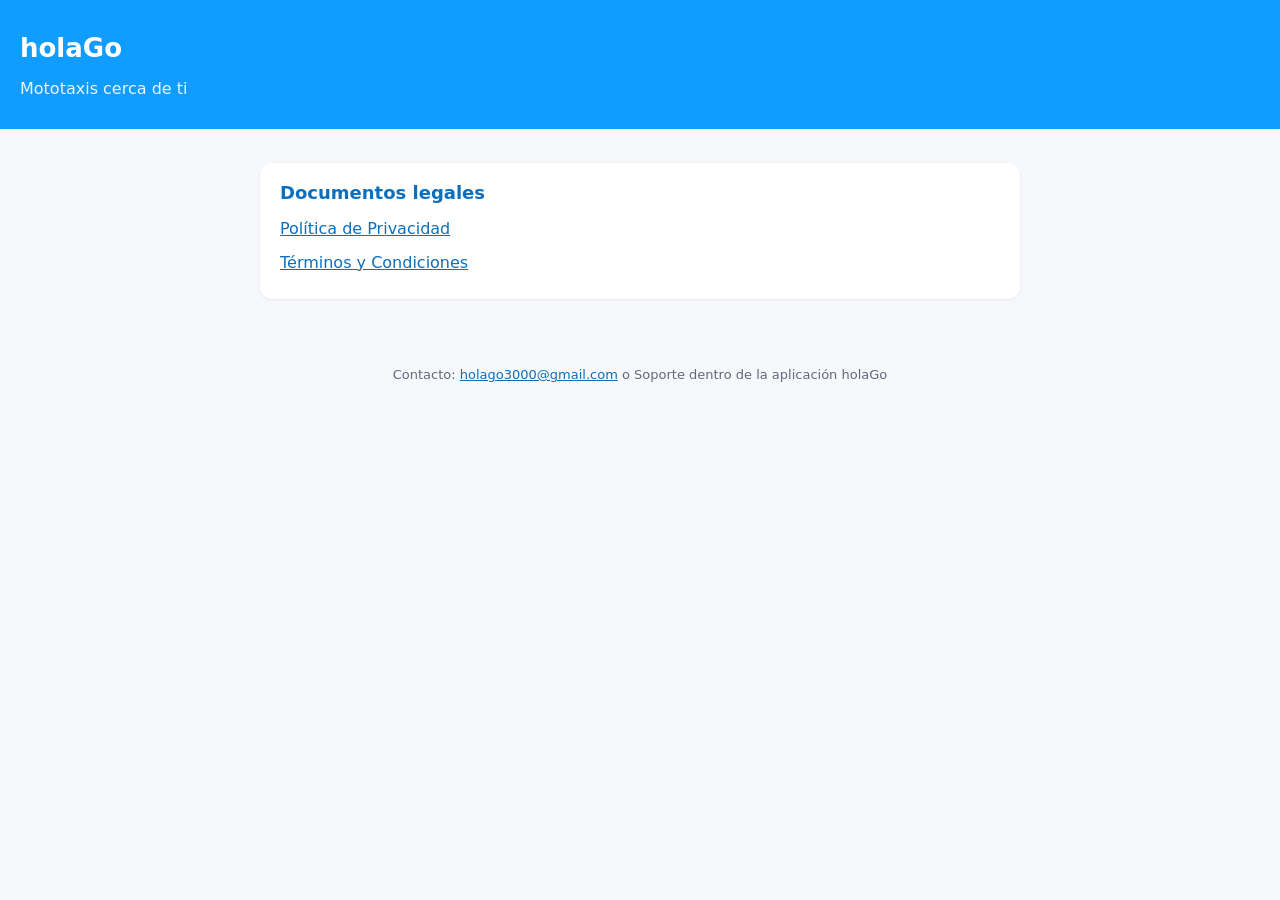
<file: index.html>
<!doctype html><html lang="es"><head><meta charset="utf-8"><meta name="viewport" content="width=device-width,initial-scale=1"><title>holaGo</title><style>body{font-family:system-ui,-apple-system,Segoe UI,Roboto,sans-serif;margin:0;background:#f6f8fb;color:#1c2430;line-height:1.6}
header{background:#119cff;color:#fff;padding:28px 20px}header h1{margin:0;font-size:26px}header p{margin:6px 0 0;opacity:.9}
main{max-width:760px;margin:0 auto;padding:20px}section{background:#fff;border-radius:12px;padding:16px 20px;margin:14px 0;box-shadow:0 1px 3px rgba(0,0,0,.07)}
h2{font-size:18px;margin:0 0 8px;color:#0b6fbd}p{margin:8px 0}.b{padding-left:18px;text-indent:-14px}
footer{text-align:center;color:#667;font-size:13px;padding:24px}a{color:#0b6fbd}nav a{margin-right:14px}</style></head><body><header><h1>holaGo</h1><p>Mototaxis cerca de ti</p></header><main><section><h2>Documentos legales</h2><p><a href="privacidad.html">Política de Privacidad</a></p><p><a href="terminos.html">Términos y Condiciones</a></p></section></main><footer><p>Contacto: <a href="mailto:holago3000@gmail.com">holago3000@gmail.com</a> o Soporte dentro de la aplicación holaGo</p></footer></body></html>
</file>
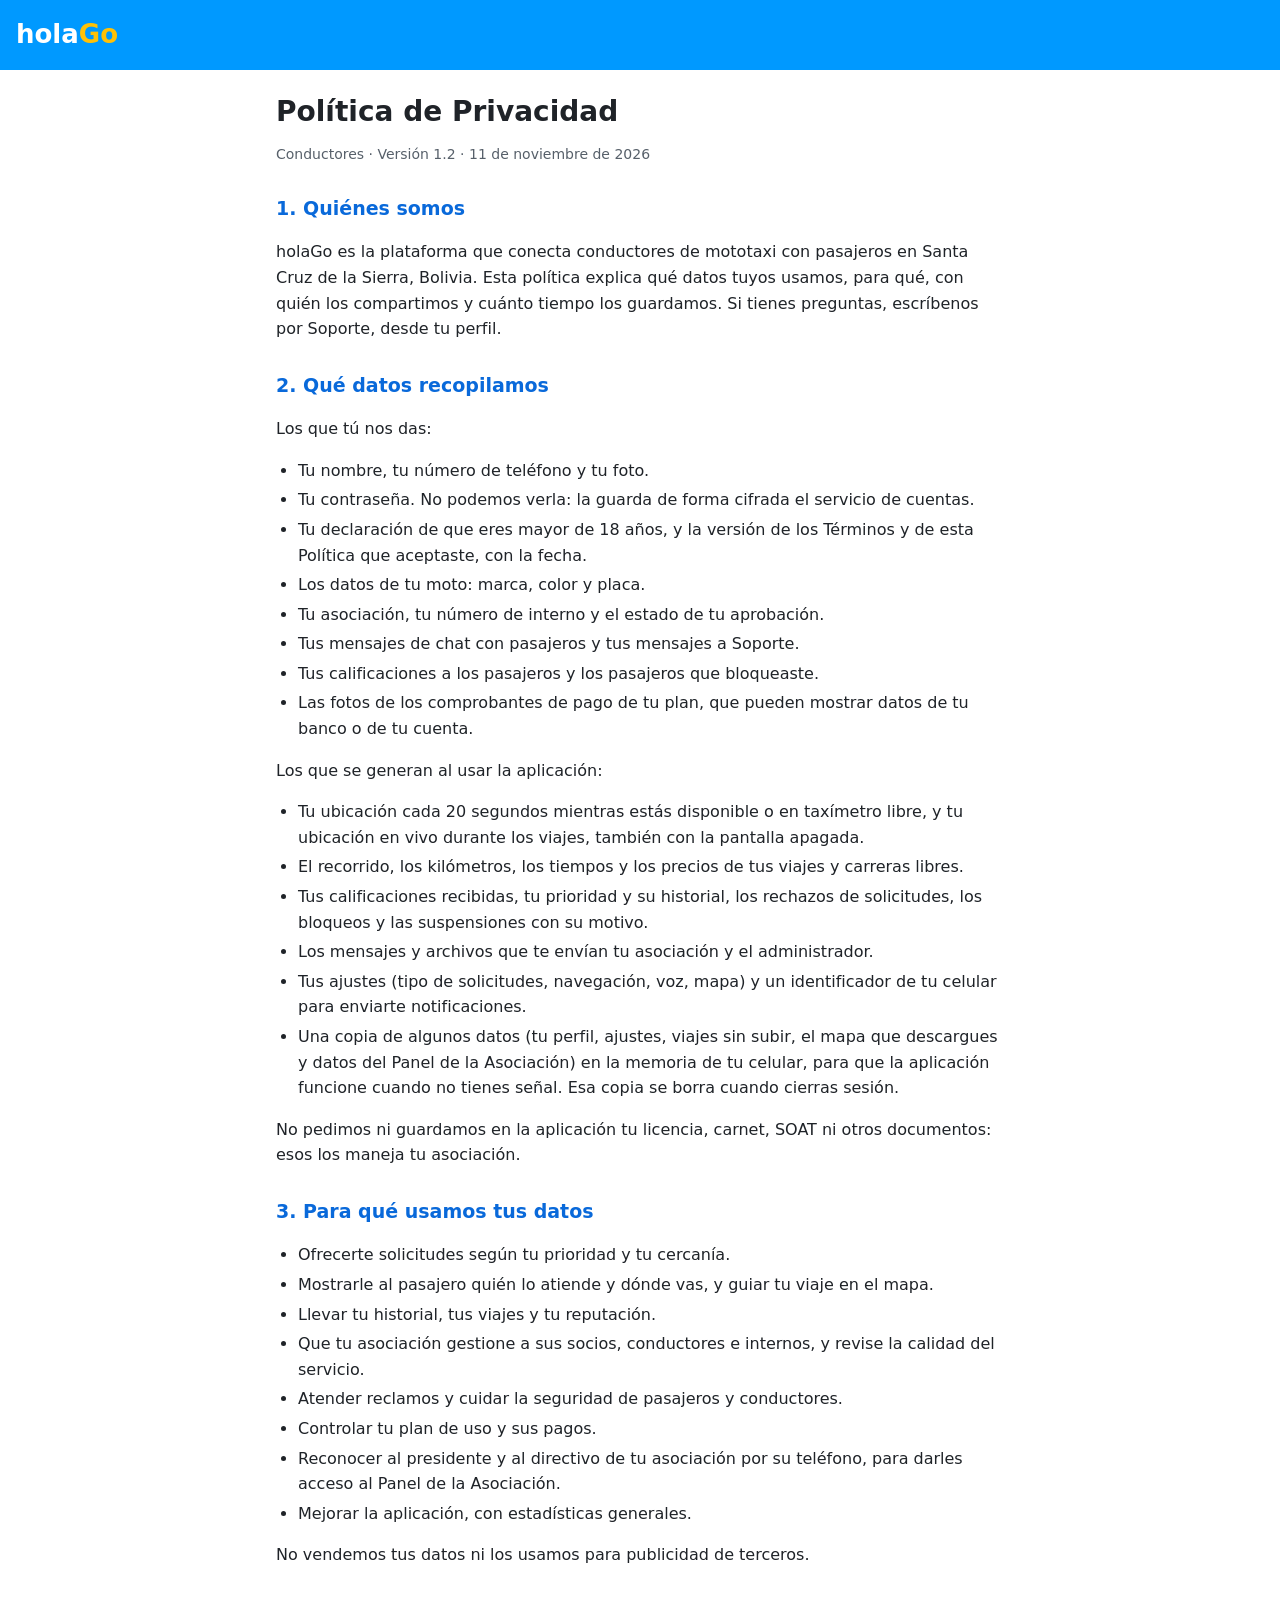
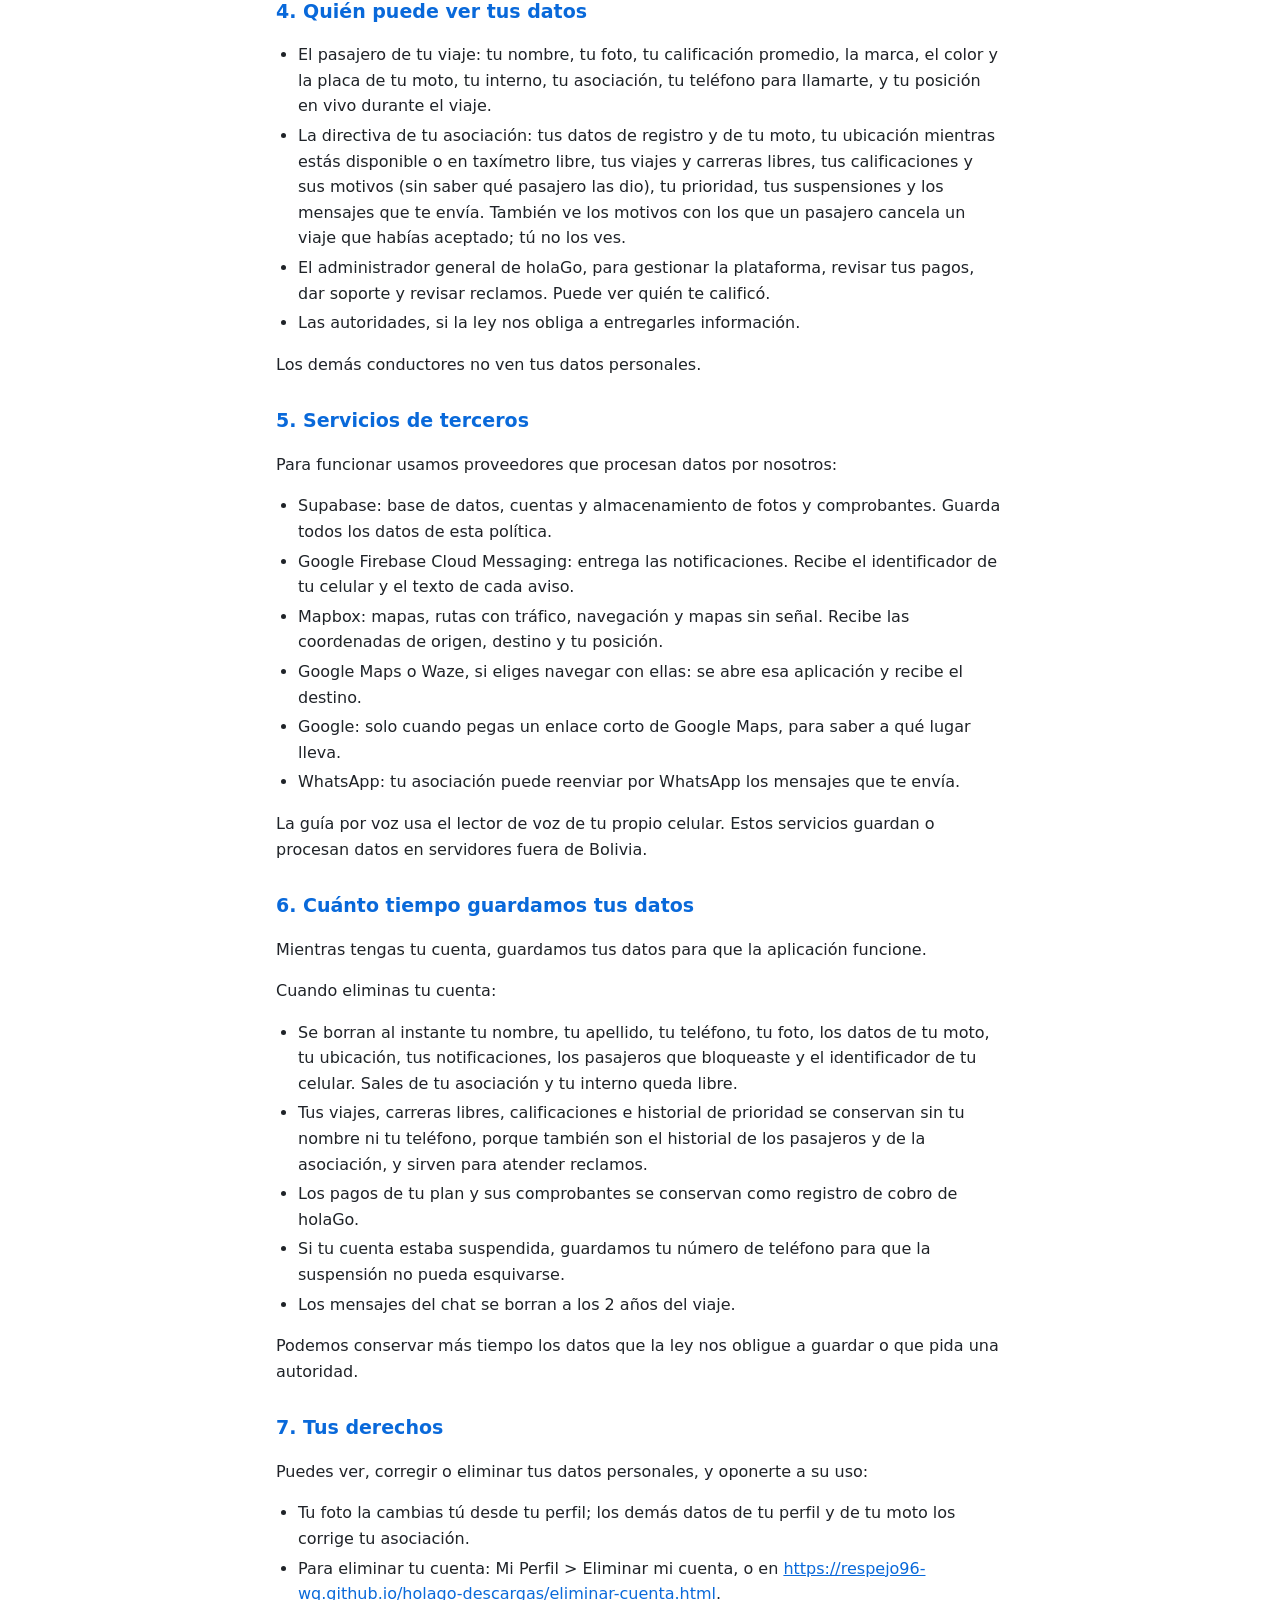
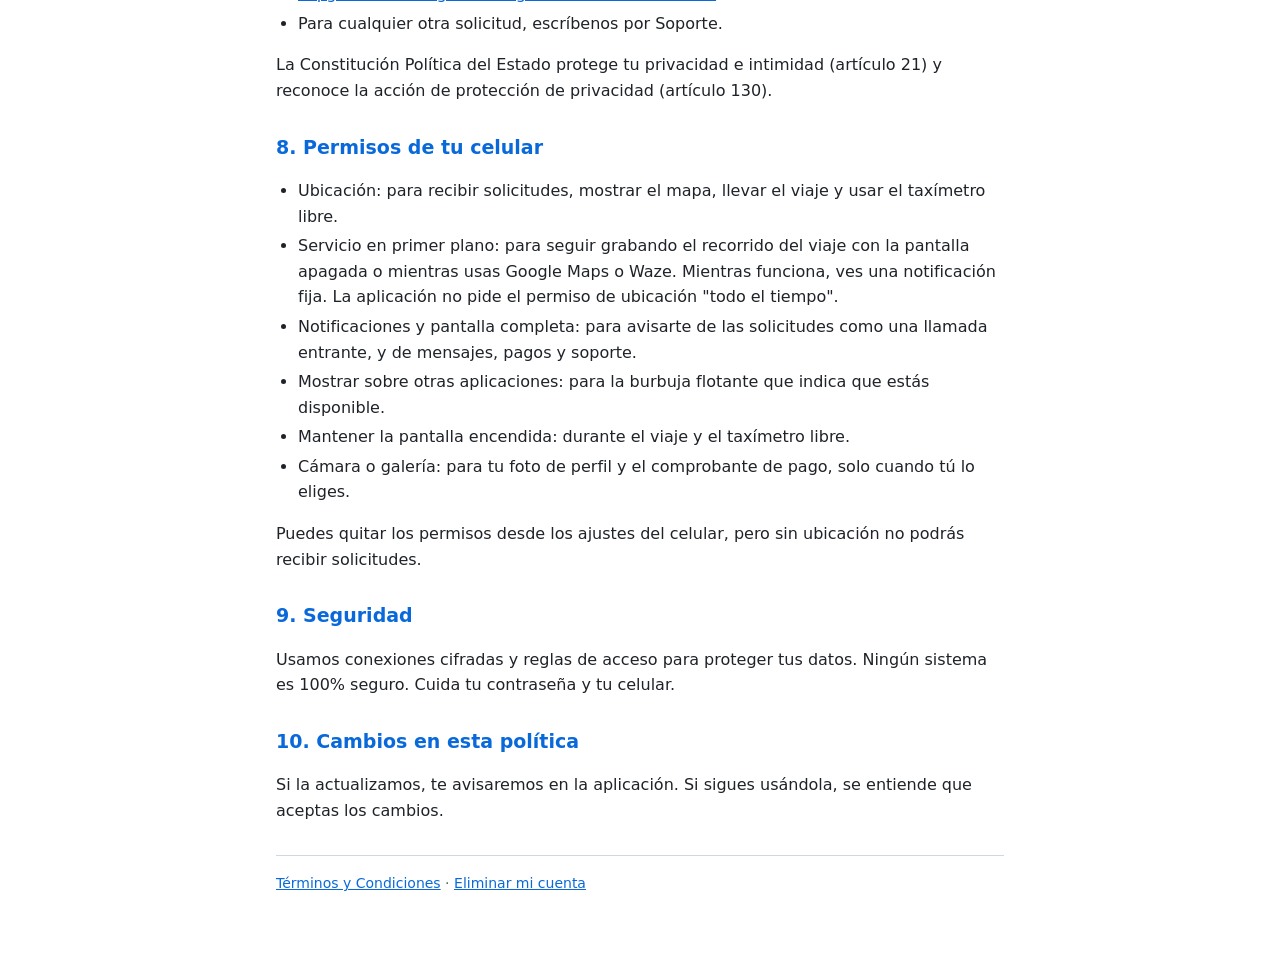
<file: conductor-privacidad.html>
<!doctype html>
<html lang="es">
<head>
<meta charset="utf-8">
<meta name="viewport" content="width=device-width, initial-scale=1">
<title>Política de Privacidad · holaGo Conductores</title>
<link rel="stylesheet" href="estilo.css">
</head>
<body>
<header><span class="logo">hola<b>Go</b></span></header>
<main>
<h1>Política de Privacidad</h1>
<p class="meta">Conductores · Versión 1.2 · 11 de noviembre de 2026</p>
<h2>1. Qui&#233;nes somos</h2>
<p>holaGo es la plataforma que conecta conductores de mototaxi con pasajeros en Santa Cruz de la Sierra, Bolivia. Esta pol&#237;tica explica qu&#233; datos tuyos usamos, para qu&#233;, con qui&#233;n los compartimos y cu&#225;nto tiempo los guardamos. Si tienes preguntas, escr&#237;benos por Soporte, desde tu perfil.</p>
<h2>2. Qu&#233; datos recopilamos</h2>
<p>Los que t&#250; nos das:</p>
<ul>
<li>Tu nombre, tu n&#250;mero de tel&#233;fono y tu foto.</li>
<li>Tu contrase&#241;a. No podemos verla: la guarda de forma cifrada el servicio de cuentas.</li>
<li>Tu declaraci&#243;n de que eres mayor de 18 a&#241;os, y la versi&#243;n de los T&#233;rminos y de esta Pol&#237;tica que aceptaste, con la fecha.</li>
<li>Los datos de tu moto: marca, color y placa.</li>
<li>Tu asociaci&#243;n, tu n&#250;mero de interno y el estado de tu aprobaci&#243;n.</li>
<li>Tus mensajes de chat con pasajeros y tus mensajes a Soporte.</li>
<li>Tus calificaciones a los pasajeros y los pasajeros que bloqueaste.</li>
<li>Las fotos de los comprobantes de pago de tu plan, que pueden mostrar datos de tu banco o de tu cuenta.</li>
</ul>
<p>Los que se generan al usar la aplicaci&#243;n:</p>
<ul>
<li>Tu ubicaci&#243;n cada 20 segundos mientras est&#225;s disponible o en tax&#237;metro libre, y tu ubicaci&#243;n en vivo durante los viajes, tambi&#233;n con la pantalla apagada.</li>
<li>El recorrido, los kil&#243;metros, los tiempos y los precios de tus viajes y carreras libres.</li>
<li>Tus calificaciones recibidas, tu prioridad y su historial, los rechazos de solicitudes, los bloqueos y las suspensiones con su motivo.</li>
<li>Los mensajes y archivos que te env&#237;an tu asociaci&#243;n y el administrador.</li>
<li>Tus ajustes (tipo de solicitudes, navegaci&#243;n, voz, mapa) y un identificador de tu celular para enviarte notificaciones.</li>
<li>Una copia de algunos datos (tu perfil, ajustes, viajes sin subir, el mapa que descargues y datos del Panel de la Asociaci&#243;n) en la memoria de tu celular, para que la aplicaci&#243;n funcione cuando no tienes se&#241;al. Esa copia se borra cuando cierras sesi&#243;n.</li>
</ul>
<p>No pedimos ni guardamos en la aplicaci&#243;n tu licencia, carnet, SOAT ni otros documentos: esos los maneja tu asociaci&#243;n.</p>
<h2>3. Para qu&#233; usamos tus datos</h2>
<ul>
<li>Ofrecerte solicitudes seg&#250;n tu prioridad y tu cercan&#237;a.</li>
<li>Mostrarle al pasajero qui&#233;n lo atiende y d&#243;nde vas, y guiar tu viaje en el mapa.</li>
<li>Llevar tu historial, tus viajes y tu reputaci&#243;n.</li>
<li>Que tu asociaci&#243;n gestione a sus socios, conductores e internos, y revise la calidad del servicio.</li>
<li>Atender reclamos y cuidar la seguridad de pasajeros y conductores.</li>
<li>Controlar tu plan de uso y sus pagos.</li>
<li>Reconocer al presidente y al directivo de tu asociaci&#243;n por su tel&#233;fono, para darles acceso al Panel de la Asociaci&#243;n.</li>
<li>Mejorar la aplicaci&#243;n, con estad&#237;sticas generales.</li>
</ul>
<p>No vendemos tus datos ni los usamos para publicidad de terceros.</p>
<h2>4. Qui&#233;n puede ver tus datos</h2>
<ul>
<li>El pasajero de tu viaje: tu nombre, tu foto, tu calificaci&#243;n promedio, la marca, el color y la placa de tu moto, tu interno, tu asociaci&#243;n, tu tel&#233;fono para llamarte, y tu posici&#243;n en vivo durante el viaje.</li>
<li>La directiva de tu asociaci&#243;n: tus datos de registro y de tu moto, tu ubicaci&#243;n mientras est&#225;s disponible o en tax&#237;metro libre, tus viajes y carreras libres, tus calificaciones y sus motivos (sin saber qu&#233; pasajero las dio), tu prioridad, tus suspensiones y los mensajes que te env&#237;a. Tambi&#233;n ve los motivos con los que un pasajero cancela un viaje que hab&#237;as aceptado; t&#250; no los ves.</li>
<li>El administrador general de holaGo, para gestionar la plataforma, revisar tus pagos, dar soporte y revisar reclamos. Puede ver qui&#233;n te calific&#243;.</li>
<li>Las autoridades, si la ley nos obliga a entregarles informaci&#243;n.</li>
</ul>
<p>Los dem&#225;s conductores no ven tus datos personales.</p>
<h2>5. Servicios de terceros</h2>
<p>Para funcionar usamos proveedores que procesan datos por nosotros:</p>
<ul>
<li>Supabase: base de datos, cuentas y almacenamiento de fotos y comprobantes. Guarda todos los datos de esta pol&#237;tica.</li>
<li>Google Firebase Cloud Messaging: entrega las notificaciones. Recibe el identificador de tu celular y el texto de cada aviso.</li>
<li>Mapbox: mapas, rutas con tr&#225;fico, navegaci&#243;n y mapas sin se&#241;al. Recibe las coordenadas de origen, destino y tu posici&#243;n.</li>
<li>Google Maps o Waze, si eliges navegar con ellas: se abre esa aplicaci&#243;n y recibe el destino.</li>
<li>Google: solo cuando pegas un enlace corto de Google Maps, para saber a qu&#233; lugar lleva.</li>
<li>WhatsApp: tu asociaci&#243;n puede reenviar por WhatsApp los mensajes que te env&#237;a.</li>
</ul>
<p>La gu&#237;a por voz usa el lector de voz de tu propio celular. Estos servicios guardan o procesan datos en servidores fuera de Bolivia.</p>
<h2>6. Cu&#225;nto tiempo guardamos tus datos</h2>
<p>Mientras tengas tu cuenta, guardamos tus datos para que la aplicaci&#243;n funcione.</p>
<p>Cuando eliminas tu cuenta:</p>
<ul>
<li>Se borran al instante tu nombre, tu apellido, tu tel&#233;fono, tu foto, los datos de tu moto, tu ubicaci&#243;n, tus notificaciones, los pasajeros que bloqueaste y el identificador de tu celular. Sales de tu asociaci&#243;n y tu interno queda libre.</li>
<li>Tus viajes, carreras libres, calificaciones e historial de prioridad se conservan sin tu nombre ni tu tel&#233;fono, porque tambi&#233;n son el historial de los pasajeros y de la asociaci&#243;n, y sirven para atender reclamos.</li>
<li>Los pagos de tu plan y sus comprobantes se conservan como registro de cobro de holaGo.</li>
<li>Si tu cuenta estaba suspendida, guardamos tu n&#250;mero de tel&#233;fono para que la suspensi&#243;n no pueda esquivarse.</li>
<li>Los mensajes del chat se borran a los 2 a&#241;os del viaje.</li>
</ul>
<p>Podemos conservar m&#225;s tiempo los datos que la ley nos obligue a guardar o que pida una autoridad.</p>
<h2>7. Tus derechos</h2>
<p>Puedes ver, corregir o eliminar tus datos personales, y oponerte a su uso:</p>
<ul>
<li>Tu foto la cambias t&#250; desde tu perfil; los dem&#225;s datos de tu perfil y de tu moto los corrige tu asociaci&#243;n.</li>
<li>Para eliminar tu cuenta: Mi Perfil &gt; Eliminar mi cuenta, o en <a href="https://respejo96-wq.github.io/holago-descargas/eliminar-cuenta.html">https://respejo96-wq.github.io/holago-descargas/eliminar-cuenta.html</a>.</li>
<li>Para cualquier otra solicitud, escr&#237;benos por Soporte.</li>
</ul>
<p>La Constituci&#243;n Pol&#237;tica del Estado protege tu privacidad e intimidad (art&#237;culo 21) y reconoce la acci&#243;n de protecci&#243;n de privacidad (art&#237;culo 130).</p>
<h2>8. Permisos de tu celular</h2>
<ul>
<li>Ubicaci&#243;n: para recibir solicitudes, mostrar el mapa, llevar el viaje y usar el tax&#237;metro libre.</li>
<li>Servicio en primer plano: para seguir grabando el recorrido del viaje con la pantalla apagada o mientras usas Google Maps o Waze. Mientras funciona, ves una notificaci&#243;n fija. La aplicaci&#243;n no pide el permiso de ubicaci&#243;n &quot;todo el tiempo&quot;.</li>
<li>Notificaciones y pantalla completa: para avisarte de las solicitudes como una llamada entrante, y de mensajes, pagos y soporte.</li>
<li>Mostrar sobre otras aplicaciones: para la burbuja flotante que indica que est&#225;s disponible.</li>
<li>Mantener la pantalla encendida: durante el viaje y el tax&#237;metro libre.</li>
<li>C&#225;mara o galer&#237;a: para tu foto de perfil y el comprobante de pago, solo cuando t&#250; lo eliges.</li>
</ul>
<p>Puedes quitar los permisos desde los ajustes del celular, pero sin ubicaci&#243;n no podr&#225;s recibir solicitudes.</p>
<h2>9. Seguridad</h2>
<p>Usamos conexiones cifradas y reglas de acceso para proteger tus datos. Ning&#250;n sistema es 100% seguro. Cuida tu contrase&#241;a y tu celular.</p>
<h2>10. Cambios en esta pol&#237;tica</h2>
<p>Si la actualizamos, te avisaremos en la aplicaci&#243;n. Si sigues us&#225;ndola, se entiende que aceptas los cambios.</p>

<hr>
<p class="pie"><a href="conductor-terminos.html">Términos y Condiciones</a> · <a href="eliminar-cuenta.html">Eliminar mi cuenta</a></p>
</main>
</body>
</html>
</file>
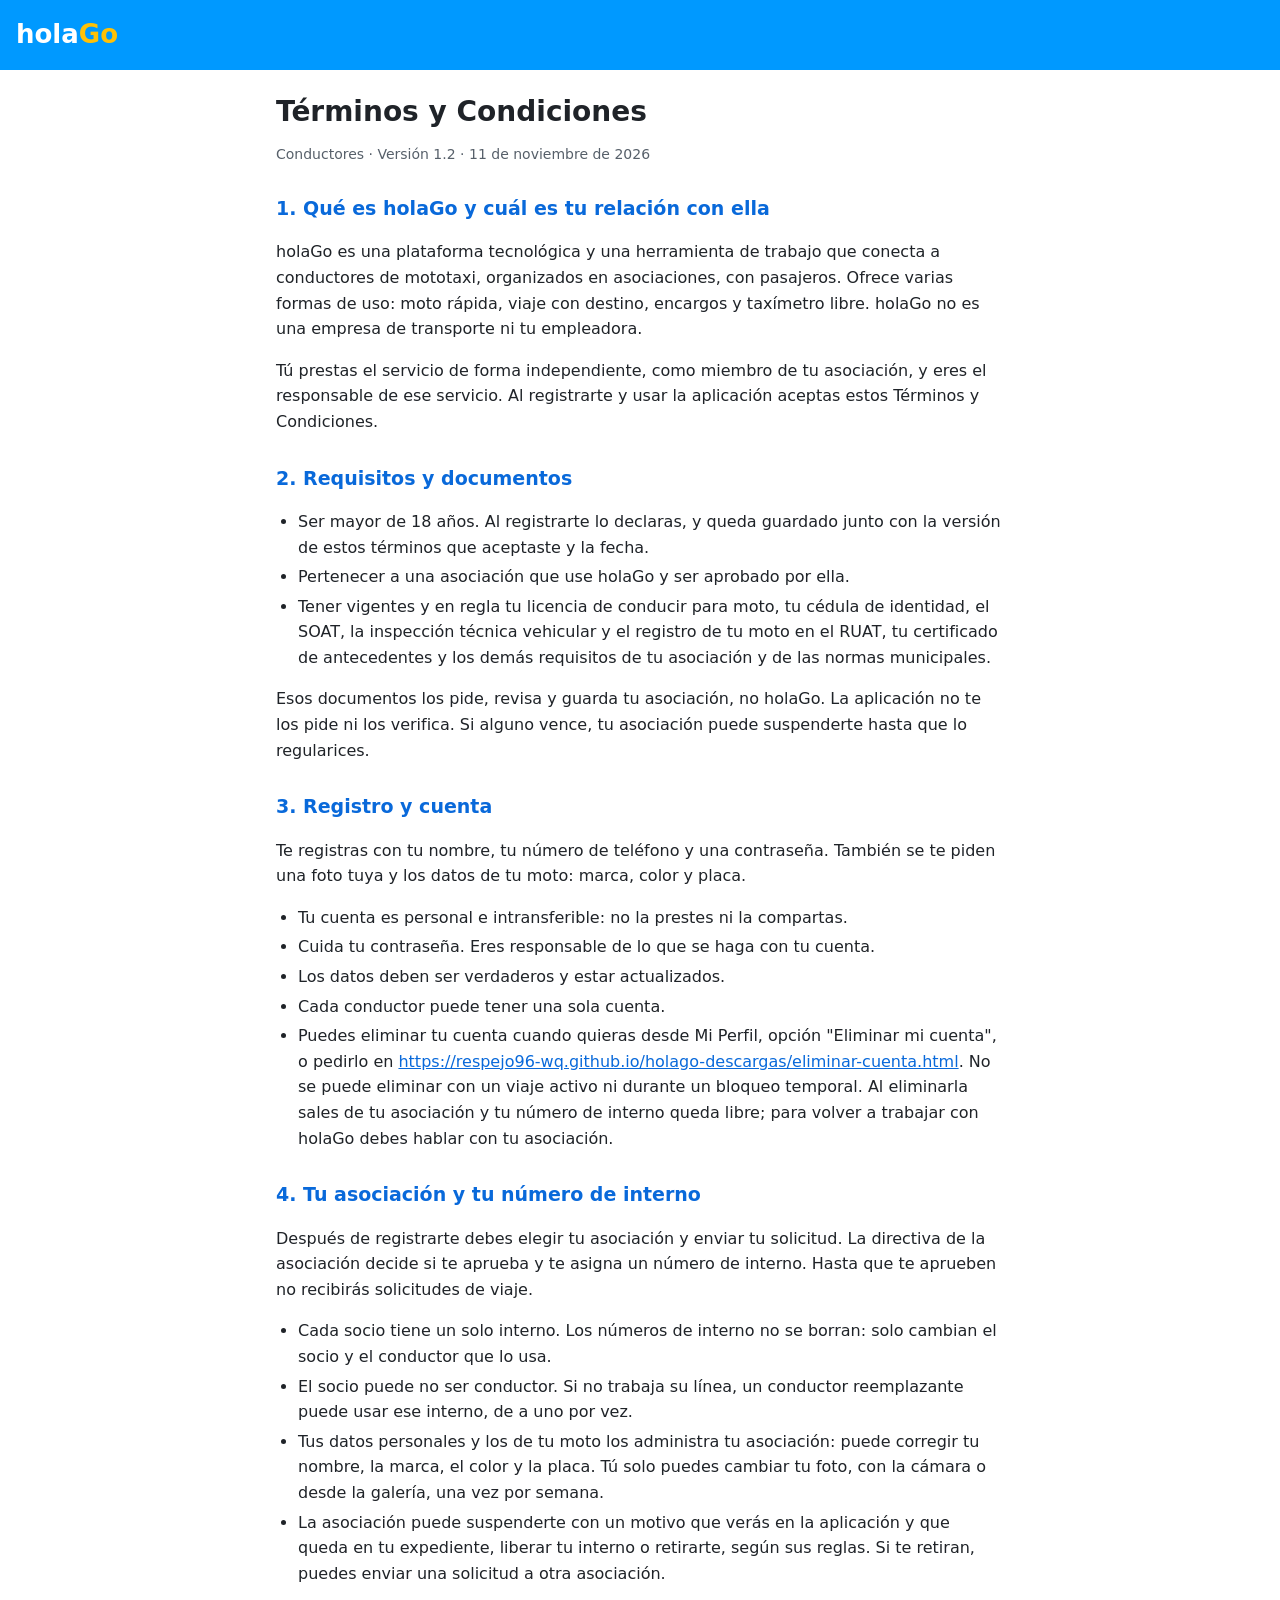
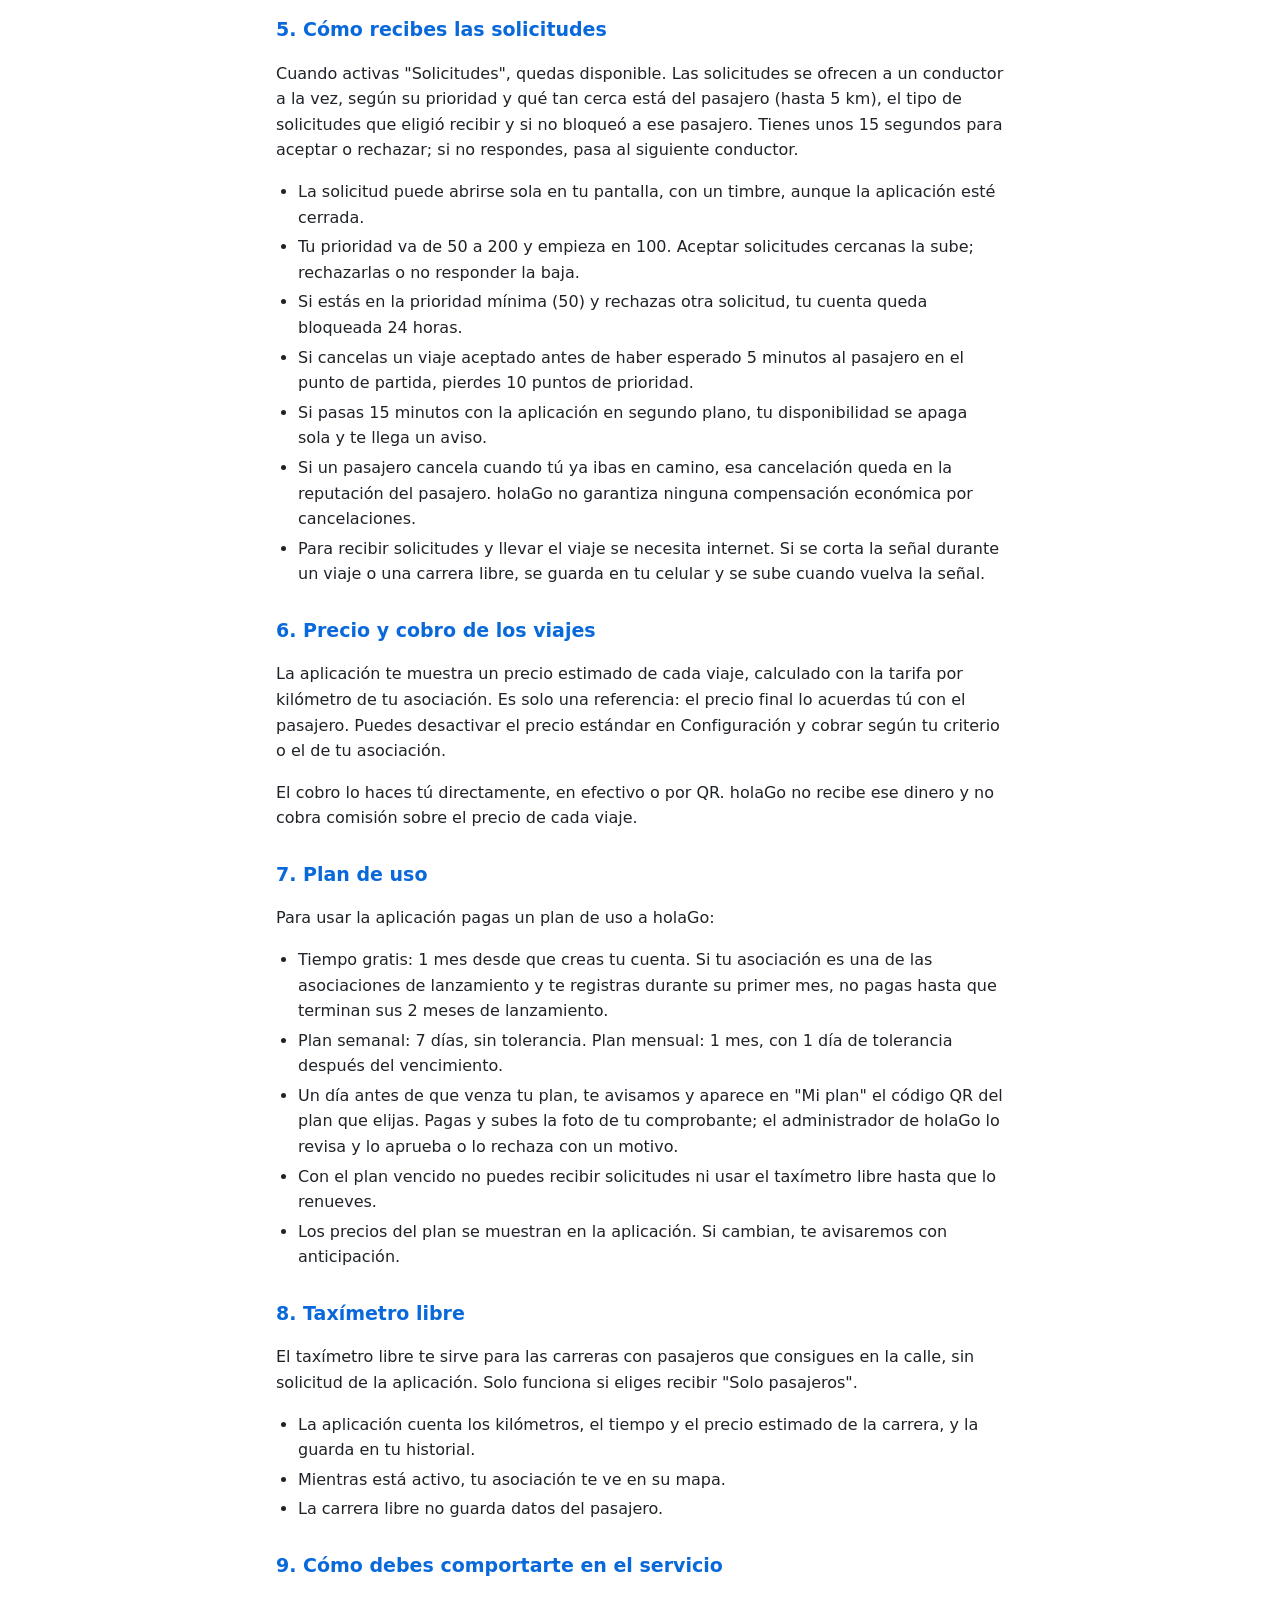
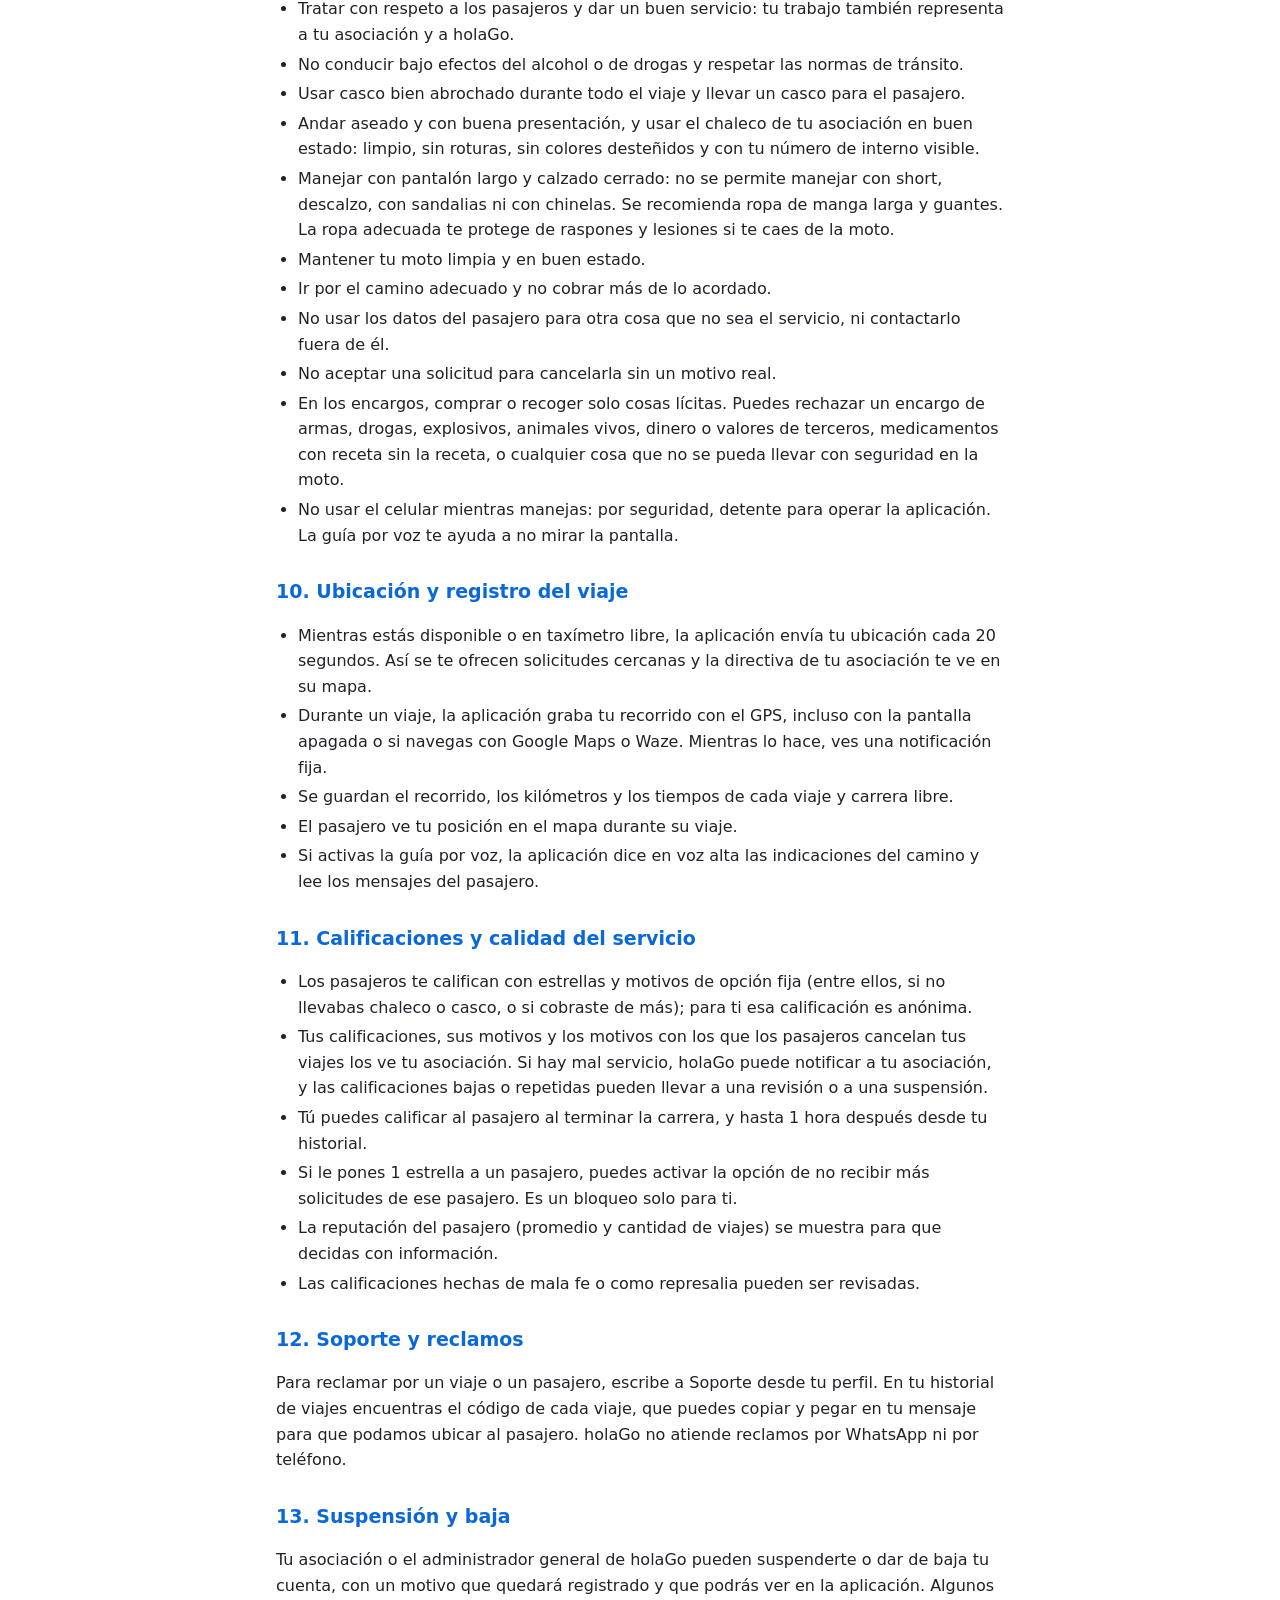
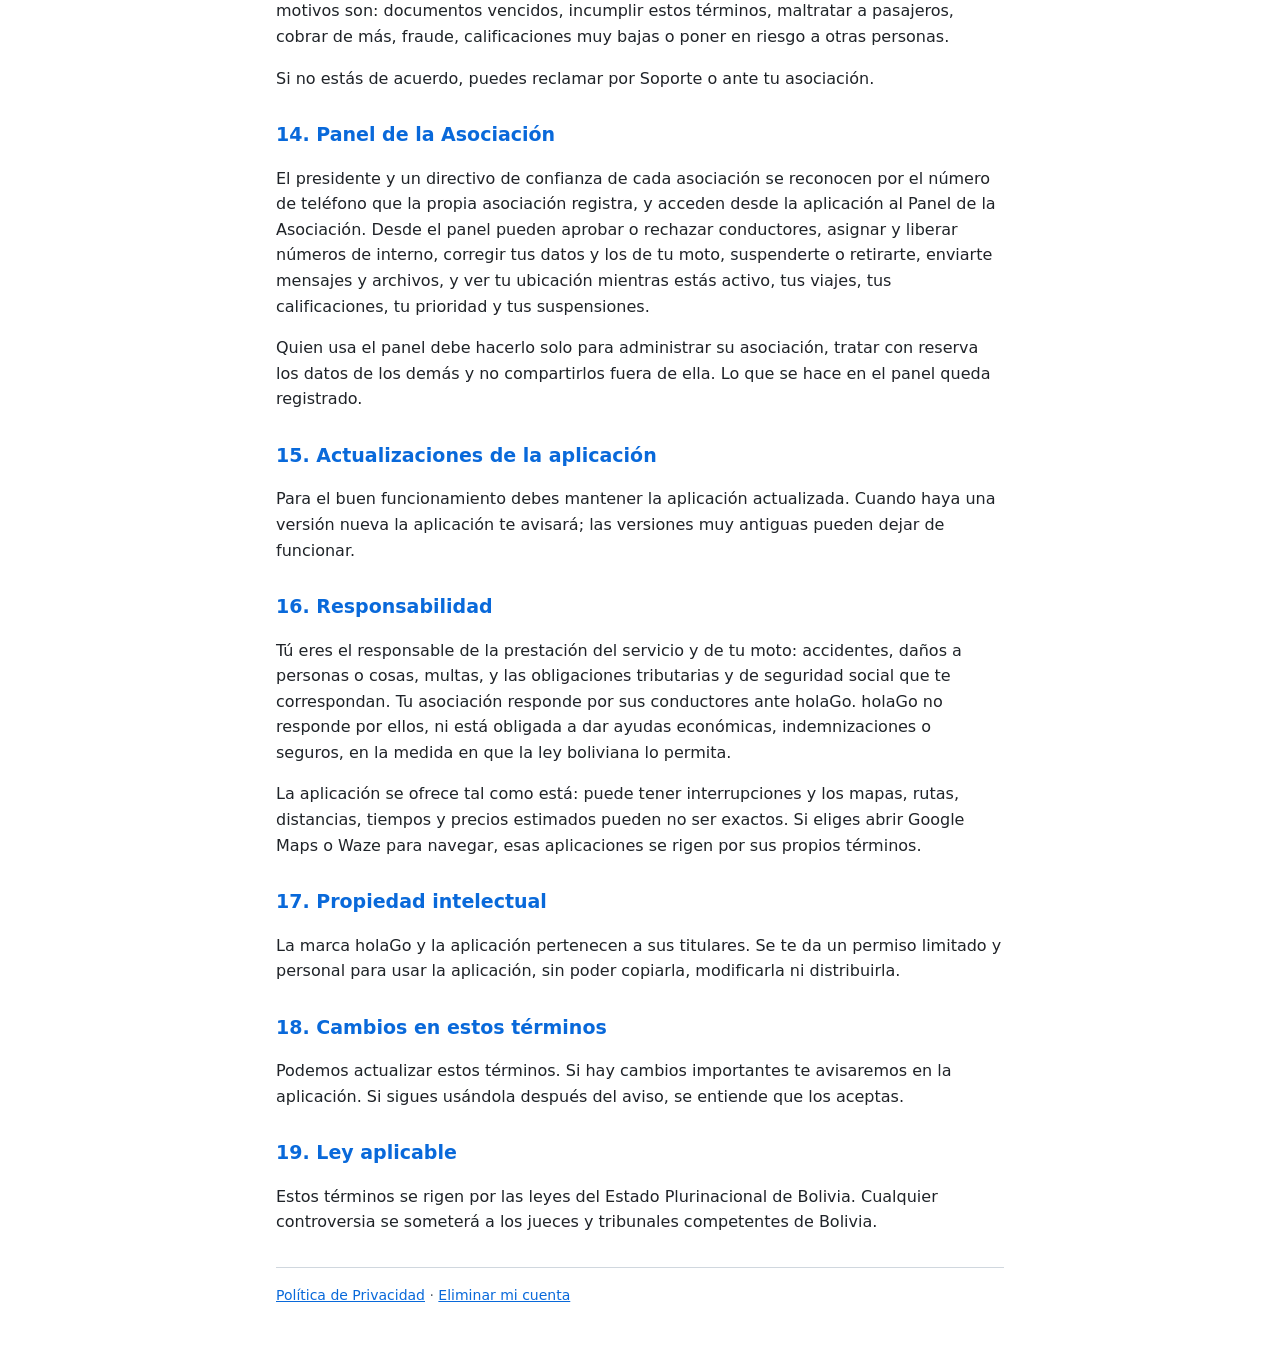
<file: conductor-terminos.html>
<!doctype html>
<html lang="es">
<head>
<meta charset="utf-8">
<meta name="viewport" content="width=device-width, initial-scale=1">
<title>Términos y Condiciones · holaGo Conductores</title>
<link rel="stylesheet" href="estilo.css">
</head>
<body>
<header><span class="logo">hola<b>Go</b></span></header>
<main>
<h1>Términos y Condiciones</h1>
<p class="meta">Conductores · Versión 1.2 · 11 de noviembre de 2026</p>
<h2>1. Qu&#233; es holaGo y cu&#225;l es tu relaci&#243;n con ella</h2>
<p>holaGo es una plataforma tecnol&#243;gica y una herramienta de trabajo que conecta a conductores de mototaxi, organizados en asociaciones, con pasajeros. Ofrece varias formas de uso: moto r&#225;pida, viaje con destino, encargos y tax&#237;metro libre. holaGo no es una empresa de transporte ni tu empleadora.</p>
<p>T&#250; prestas el servicio de forma independiente, como miembro de tu asociaci&#243;n, y eres el responsable de ese servicio. Al registrarte y usar la aplicaci&#243;n aceptas estos T&#233;rminos y Condiciones.</p>
<h2>2. Requisitos y documentos</h2>
<ul>
<li>Ser mayor de 18 a&#241;os. Al registrarte lo declaras, y queda guardado junto con la versi&#243;n de estos t&#233;rminos que aceptaste y la fecha.</li>
<li>Pertenecer a una asociaci&#243;n que use holaGo y ser aprobado por ella.</li>
<li>Tener vigentes y en regla tu licencia de conducir para moto, tu c&#233;dula de identidad, el SOAT, la inspecci&#243;n t&#233;cnica vehicular y el registro de tu moto en el RUAT, tu certificado de antecedentes y los dem&#225;s requisitos de tu asociaci&#243;n y de las normas municipales.</li>
</ul>
<p>Esos documentos los pide, revisa y guarda tu asociaci&#243;n, no holaGo. La aplicaci&#243;n no te los pide ni los verifica. Si alguno vence, tu asociaci&#243;n puede suspenderte hasta que lo regularices.</p>
<h2>3. Registro y cuenta</h2>
<p>Te registras con tu nombre, tu n&#250;mero de tel&#233;fono y una contrase&#241;a. Tambi&#233;n se te piden una foto tuya y los datos de tu moto: marca, color y placa.</p>
<ul>
<li>Tu cuenta es personal e intransferible: no la prestes ni la compartas.</li>
<li>Cuida tu contrase&#241;a. Eres responsable de lo que se haga con tu cuenta.</li>
<li>Los datos deben ser verdaderos y estar actualizados.</li>
<li>Cada conductor puede tener una sola cuenta.</li>
<li>Puedes eliminar tu cuenta cuando quieras desde Mi Perfil, opci&#243;n &quot;Eliminar mi cuenta&quot;, o pedirlo en <a href="https://respejo96-wq.github.io/holago-descargas/eliminar-cuenta.html">https://respejo96-wq.github.io/holago-descargas/eliminar-cuenta.html</a>. No se puede eliminar con un viaje activo ni durante un bloqueo temporal. Al eliminarla sales de tu asociaci&#243;n y tu n&#250;mero de interno queda libre; para volver a trabajar con holaGo debes hablar con tu asociaci&#243;n.</li>
</ul>
<h2>4. Tu asociaci&#243;n y tu n&#250;mero de interno</h2>
<p>Despu&#233;s de registrarte debes elegir tu asociaci&#243;n y enviar tu solicitud. La directiva de la asociaci&#243;n decide si te aprueba y te asigna un n&#250;mero de interno. Hasta que te aprueben no recibir&#225;s solicitudes de viaje.</p>
<ul>
<li>Cada socio tiene un solo interno. Los n&#250;meros de interno no se borran: solo cambian el socio y el conductor que lo usa.</li>
<li>El socio puede no ser conductor. Si no trabaja su l&#237;nea, un conductor reemplazante puede usar ese interno, de a uno por vez.</li>
<li>Tus datos personales y los de tu moto los administra tu asociaci&#243;n: puede corregir tu nombre, la marca, el color y la placa. T&#250; solo puedes cambiar tu foto, con la c&#225;mara o desde la galer&#237;a, una vez por semana.</li>
<li>La asociaci&#243;n puede suspenderte con un motivo que ver&#225;s en la aplicaci&#243;n y que queda en tu expediente, liberar tu interno o retirarte, seg&#250;n sus reglas. Si te retiran, puedes enviar una solicitud a otra asociaci&#243;n.</li>
</ul>
<h2>5. C&#243;mo recibes las solicitudes</h2>
<p>Cuando activas &quot;Solicitudes&quot;, quedas disponible. Las solicitudes se ofrecen a un conductor a la vez, seg&#250;n su prioridad y qu&#233; tan cerca est&#225; del pasajero (hasta 5 km), el tipo de solicitudes que eligi&#243; recibir y si no bloque&#243; a ese pasajero. Tienes unos 15 segundos para aceptar o rechazar; si no respondes, pasa al siguiente conductor.</p>
<ul>
<li>La solicitud puede abrirse sola en tu pantalla, con un timbre, aunque la aplicaci&#243;n est&#233; cerrada.</li>
<li>Tu prioridad va de 50 a 200 y empieza en 100. Aceptar solicitudes cercanas la sube; rechazarlas o no responder la baja.</li>
<li>Si est&#225;s en la prioridad m&#237;nima (50) y rechazas otra solicitud, tu cuenta queda bloqueada 24 horas.</li>
<li>Si cancelas un viaje aceptado antes de haber esperado 5 minutos al pasajero en el punto de partida, pierdes 10 puntos de prioridad.</li>
<li>Si pasas 15 minutos con la aplicaci&#243;n en segundo plano, tu disponibilidad se apaga sola y te llega un aviso.</li>
<li>Si un pasajero cancela cuando t&#250; ya ibas en camino, esa cancelaci&#243;n queda en la reputaci&#243;n del pasajero. holaGo no garantiza ninguna compensaci&#243;n econ&#243;mica por cancelaciones.</li>
<li>Para recibir solicitudes y llevar el viaje se necesita internet. Si se corta la se&#241;al durante un viaje o una carrera libre, se guarda en tu celular y se sube cuando vuelva la se&#241;al.</li>
</ul>
<h2>6. Precio y cobro de los viajes</h2>
<p>La aplicaci&#243;n te muestra un precio estimado de cada viaje, calculado con la tarifa por kil&#243;metro de tu asociaci&#243;n. Es solo una referencia: el precio final lo acuerdas t&#250; con el pasajero. Puedes desactivar el precio est&#225;ndar en Configuraci&#243;n y cobrar seg&#250;n tu criterio o el de tu asociaci&#243;n.</p>
<p>El cobro lo haces t&#250; directamente, en efectivo o por QR. holaGo no recibe ese dinero y no cobra comisi&#243;n sobre el precio de cada viaje.</p>
<h2>7. Plan de uso</h2>
<p>Para usar la aplicaci&#243;n pagas un plan de uso a holaGo:</p>
<ul>
<li>Tiempo gratis: 1 mes desde que creas tu cuenta. Si tu asociaci&#243;n es una de las asociaciones de lanzamiento y te registras durante su primer mes, no pagas hasta que terminan sus 2 meses de lanzamiento.</li>
<li>Plan semanal: 7 d&#237;as, sin tolerancia. Plan mensual: 1 mes, con 1 d&#237;a de tolerancia despu&#233;s del vencimiento.</li>
<li>Un d&#237;a antes de que venza tu plan, te avisamos y aparece en &quot;Mi plan&quot; el c&#243;digo QR del plan que elijas. Pagas y subes la foto de tu comprobante; el administrador de holaGo lo revisa y lo aprueba o lo rechaza con un motivo.</li>
<li>Con el plan vencido no puedes recibir solicitudes ni usar el tax&#237;metro libre hasta que lo renueves.</li>
<li>Los precios del plan se muestran en la aplicaci&#243;n. Si cambian, te avisaremos con anticipaci&#243;n.</li>
</ul>
<h2>8. Tax&#237;metro libre</h2>
<p>El tax&#237;metro libre te sirve para las carreras con pasajeros que consigues en la calle, sin solicitud de la aplicaci&#243;n. Solo funciona si eliges recibir &quot;Solo pasajeros&quot;.</p>
<ul>
<li>La aplicaci&#243;n cuenta los kil&#243;metros, el tiempo y el precio estimado de la carrera, y la guarda en tu historial.</li>
<li>Mientras est&#225; activo, tu asociaci&#243;n te ve en su mapa.</li>
<li>La carrera libre no guarda datos del pasajero.</li>
</ul>
<h2>9. C&#243;mo debes comportarte en el servicio</h2>
<ul>
<li>Tratar con respeto a los pasajeros y dar un buen servicio: tu trabajo tambi&#233;n representa a tu asociaci&#243;n y a holaGo.</li>
<li>No conducir bajo efectos del alcohol o de drogas y respetar las normas de tr&#225;nsito.</li>
<li>Usar casco bien abrochado durante todo el viaje y llevar un casco para el pasajero.</li>
<li>Andar aseado y con buena presentaci&#243;n, y usar el chaleco de tu asociaci&#243;n en buen estado: limpio, sin roturas, sin colores deste&#241;idos y con tu n&#250;mero de interno visible.</li>
<li>Manejar con pantal&#243;n largo y calzado cerrado: no se permite manejar con short, descalzo, con sandalias ni con chinelas. Se recomienda ropa de manga larga y guantes. La ropa adecuada te protege de raspones y lesiones si te caes de la moto.</li>
<li>Mantener tu moto limpia y en buen estado.</li>
<li>Ir por el camino adecuado y no cobrar m&#225;s de lo acordado.</li>
<li>No usar los datos del pasajero para otra cosa que no sea el servicio, ni contactarlo fuera de &#233;l.</li>
<li>No aceptar una solicitud para cancelarla sin un motivo real.</li>
<li>En los encargos, comprar o recoger solo cosas l&#237;citas. Puedes rechazar un encargo de armas, drogas, explosivos, animales vivos, dinero o valores de terceros, medicamentos con receta sin la receta, o cualquier cosa que no se pueda llevar con seguridad en la moto.</li>
<li>No usar el celular mientras manejas: por seguridad, detente para operar la aplicaci&#243;n. La gu&#237;a por voz te ayuda a no mirar la pantalla.</li>
</ul>
<h2>10. Ubicaci&#243;n y registro del viaje</h2>
<ul>
<li>Mientras est&#225;s disponible o en tax&#237;metro libre, la aplicaci&#243;n env&#237;a tu ubicaci&#243;n cada 20 segundos. As&#237; se te ofrecen solicitudes cercanas y la directiva de tu asociaci&#243;n te ve en su mapa.</li>
<li>Durante un viaje, la aplicaci&#243;n graba tu recorrido con el GPS, incluso con la pantalla apagada o si navegas con Google Maps o Waze. Mientras lo hace, ves una notificaci&#243;n fija.</li>
<li>Se guardan el recorrido, los kil&#243;metros y los tiempos de cada viaje y carrera libre.</li>
<li>El pasajero ve tu posici&#243;n en el mapa durante su viaje.</li>
<li>Si activas la gu&#237;a por voz, la aplicaci&#243;n dice en voz alta las indicaciones del camino y lee los mensajes del pasajero.</li>
</ul>
<h2>11. Calificaciones y calidad del servicio</h2>
<ul>
<li>Los pasajeros te califican con estrellas y motivos de opci&#243;n fija (entre ellos, si no llevabas chaleco o casco, o si cobraste de m&#225;s); para ti esa calificaci&#243;n es an&#243;nima.</li>
<li>Tus calificaciones, sus motivos y los motivos con los que los pasajeros cancelan tus viajes los ve tu asociaci&#243;n. Si hay mal servicio, holaGo puede notificar a tu asociaci&#243;n, y las calificaciones bajas o repetidas pueden llevar a una revisi&#243;n o a una suspensi&#243;n.</li>
<li>T&#250; puedes calificar al pasajero al terminar la carrera, y hasta 1 hora despu&#233;s desde tu historial.</li>
<li>Si le pones 1 estrella a un pasajero, puedes activar la opci&#243;n de no recibir m&#225;s solicitudes de ese pasajero. Es un bloqueo solo para ti.</li>
<li>La reputaci&#243;n del pasajero (promedio y cantidad de viajes) se muestra para que decidas con informaci&#243;n.</li>
<li>Las calificaciones hechas de mala fe o como represalia pueden ser revisadas.</li>
</ul>
<h2>12. Soporte y reclamos</h2>
<p>Para reclamar por un viaje o un pasajero, escribe a Soporte desde tu perfil. En tu historial de viajes encuentras el c&#243;digo de cada viaje, que puedes copiar y pegar en tu mensaje para que podamos ubicar al pasajero. holaGo no atiende reclamos por WhatsApp ni por tel&#233;fono.</p>
<h2>13. Suspensi&#243;n y baja</h2>
<p>Tu asociaci&#243;n o el administrador general de holaGo pueden suspenderte o dar de baja tu cuenta, con un motivo que quedar&#225; registrado y que podr&#225;s ver en la aplicaci&#243;n. Algunos motivos son: documentos vencidos, incumplir estos t&#233;rminos, maltratar a pasajeros, cobrar de m&#225;s, fraude, calificaciones muy bajas o poner en riesgo a otras personas.</p>
<p>Si no est&#225;s de acuerdo, puedes reclamar por Soporte o ante tu asociaci&#243;n.</p>
<h2>14. Panel de la Asociaci&#243;n</h2>
<p>El presidente y un directivo de confianza de cada asociaci&#243;n se reconocen por el n&#250;mero de tel&#233;fono que la propia asociaci&#243;n registra, y acceden desde la aplicaci&#243;n al Panel de la Asociaci&#243;n. Desde el panel pueden aprobar o rechazar conductores, asignar y liberar n&#250;meros de interno, corregir tus datos y los de tu moto, suspenderte o retirarte, enviarte mensajes y archivos, y ver tu ubicaci&#243;n mientras est&#225;s activo, tus viajes, tus calificaciones, tu prioridad y tus suspensiones.</p>
<p>Quien usa el panel debe hacerlo solo para administrar su asociaci&#243;n, tratar con reserva los datos de los dem&#225;s y no compartirlos fuera de ella. Lo que se hace en el panel queda registrado.</p>
<h2>15. Actualizaciones de la aplicaci&#243;n</h2>
<p>Para el buen funcionamiento debes mantener la aplicaci&#243;n actualizada. Cuando haya una versi&#243;n nueva la aplicaci&#243;n te avisar&#225;; las versiones muy antiguas pueden dejar de funcionar.</p>
<h2>16. Responsabilidad</h2>
<p>T&#250; eres el responsable de la prestaci&#243;n del servicio y de tu moto: accidentes, da&#241;os a personas o cosas, multas, y las obligaciones tributarias y de seguridad social que te correspondan. Tu asociaci&#243;n responde por sus conductores ante holaGo. holaGo no responde por ellos, ni est&#225; obligada a dar ayudas econ&#243;micas, indemnizaciones o seguros, en la medida en que la ley boliviana lo permita.</p>
<p>La aplicaci&#243;n se ofrece tal como est&#225;: puede tener interrupciones y los mapas, rutas, distancias, tiempos y precios estimados pueden no ser exactos. Si eliges abrir Google Maps o Waze para navegar, esas aplicaciones se rigen por sus propios t&#233;rminos.</p>
<h2>17. Propiedad intelectual</h2>
<p>La marca holaGo y la aplicaci&#243;n pertenecen a sus titulares. Se te da un permiso limitado y personal para usar la aplicaci&#243;n, sin poder copiarla, modificarla ni distribuirla.</p>
<h2>18. Cambios en estos t&#233;rminos</h2>
<p>Podemos actualizar estos t&#233;rminos. Si hay cambios importantes te avisaremos en la aplicaci&#243;n. Si sigues us&#225;ndola despu&#233;s del aviso, se entiende que los aceptas.</p>
<h2>19. Ley aplicable</h2>
<p>Estos t&#233;rminos se rigen por las leyes del Estado Plurinacional de Bolivia. Cualquier controversia se someter&#225; a los jueces y tribunales competentes de Bolivia.</p>

<hr>
<p class="pie"><a href="conductor-privacidad.html">Política de Privacidad</a> · <a href="eliminar-cuenta.html">Eliminar mi cuenta</a></p>
</main>
</body>
</html>
</file>
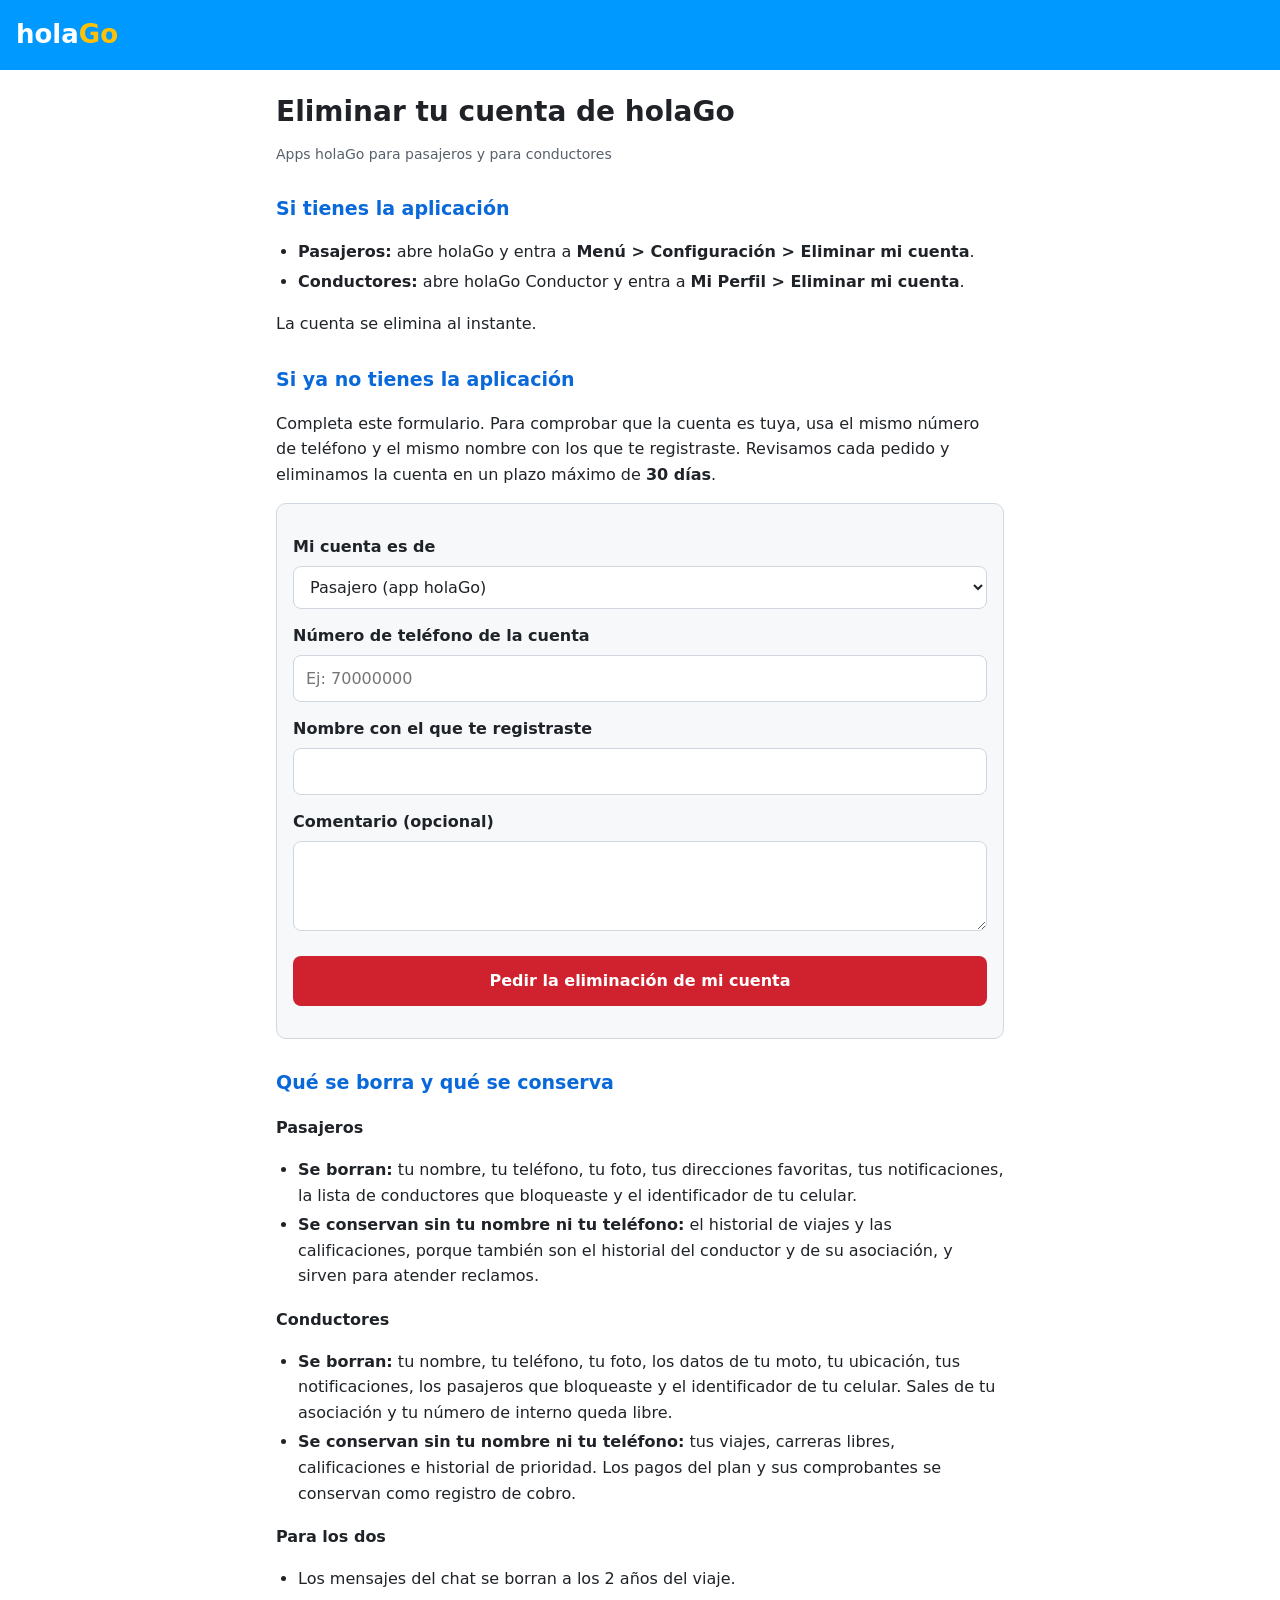
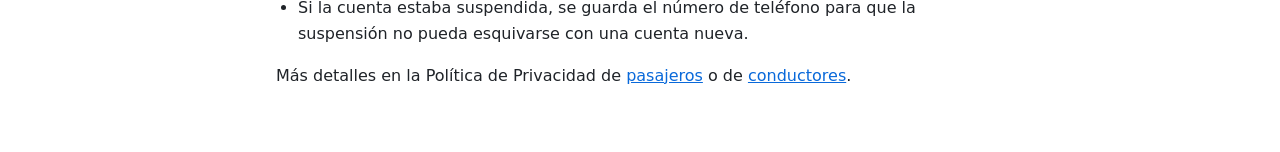
<file: eliminar-cuenta.html>
<!doctype html>
<html lang="es">
<head>
<meta charset="utf-8">
<meta name="viewport" content="width=device-width, initial-scale=1">
<title>Eliminar cuenta · holaGo Pasajeros</title>
<link rel="stylesheet" href="estilo.css">
</head>
<body>
<header><span class="logo">hola<b>Go</b></span></header>
<main>
<h1>Eliminar tu cuenta de holaGo</h1>
<p class="meta">Apps holaGo para pasajeros y para conductores</p>

<h2>Si tienes la aplicación</h2>
<ul>
  <li><b>Pasajeros:</b> abre holaGo y entra a <b>Menú &gt; Configuración &gt; Eliminar mi cuenta</b>.</li>
  <li><b>Conductores:</b> abre holaGo Conductor y entra a <b>Mi Perfil &gt; Eliminar mi cuenta</b>.</li>
</ul>
<p>La cuenta se elimina al instante.</p>

<h2>Si ya no tienes la aplicación</h2>
<p>Completa este formulario. Para comprobar que la cuenta es tuya, usa el mismo número de teléfono y el mismo nombre con los que te registraste. Revisamos cada pedido y eliminamos la cuenta en un plazo máximo de <b>30 días</b>.</p>

<form id="formulario" class="caja">
  <label for="tipo">Mi cuenta es de</label>
  <select id="tipo" name="tipo">
    <option value="pasajero">Pasajero (app holaGo)</option>
    <option value="conductor">Conductor (app holaGo Conductor)</option>
  </select>

  <label for="telefono">Número de teléfono de la cuenta</label>
  <input id="telefono" name="telefono" type="tel" inputmode="tel" autocomplete="tel" required maxlength="20" placeholder="Ej: 70000000">

  <label for="nombre">Nombre con el que te registraste</label>
  <input id="nombre" name="nombre" type="text" autocomplete="name" required maxlength="100">

  <label for="mensaje">Comentario (opcional)</label>
  <textarea id="mensaje" name="mensaje" maxlength="500"></textarea>

  <button id="enviar" type="submit">Pedir la eliminación de mi cuenta</button>
  <p id="resultado" role="status"></p>
</form>

<h2>Qué se borra y qué se conserva</h2>
<h3>Pasajeros</h3>
<ul>
  <li><b>Se borran:</b> tu nombre, tu teléfono, tu foto, tus direcciones favoritas, tus notificaciones, la lista de conductores que bloqueaste y el identificador de tu celular.</li>
  <li><b>Se conservan sin tu nombre ni tu teléfono:</b> el historial de viajes y las calificaciones, porque también son el historial del conductor y de su asociación, y sirven para atender reclamos.</li>
</ul>
<h3>Conductores</h3>
<ul>
  <li><b>Se borran:</b> tu nombre, tu teléfono, tu foto, los datos de tu moto, tu ubicación, tus notificaciones, los pasajeros que bloqueaste y el identificador de tu celular. Sales de tu asociación y tu número de interno queda libre.</li>
  <li><b>Se conservan sin tu nombre ni tu teléfono:</b> tus viajes, carreras libres, calificaciones e historial de prioridad. Los pagos del plan y sus comprobantes se conservan como registro de cobro.</li>
</ul>
<h3>Para los dos</h3>
<ul>
  <li>Los mensajes del chat se borran a los 2 años del viaje.</li>
  <li>Si la cuenta estaba suspendida, se guarda el número de teléfono para que la suspensión no pueda esquivarse con una cuenta nueva.</li>
</ul>
<p>Más detalles en la Política de Privacidad de <a href="privacidad.html">pasajeros</a> o de <a href="conductor-privacidad.html">conductores</a>.</p>
</main>

<script>
  // Clave pública (publishable) de Supabase: es la misma que lleva la app y
  // solo permite lo que las reglas de la base de datos dejan. Esta página
  // solo puede llamar a "pedir_eliminacion_web", que guarda el pedido.
  const URL_SUPABASE = 'https://gnazrclxoqhsnybuxlqg.supabase.co';
  const CLAVE_PUBLICA = 'sb_publishable_NbA2W_A9DXtj6qFH3oTZZw_B19ntQSO';

  const formulario = document.getElementById('formulario');
  const boton = document.getElementById('enviar');
  const resultado = document.getElementById('resultado');

  formulario.addEventListener('submit', async (evento) => {
    evento.preventDefault();
    boton.disabled = true;
    resultado.className = '';
    resultado.textContent = 'Enviando...';
    try {
      const respuesta = await fetch(URL_SUPABASE + '/rest/v1/rpc/pedir_eliminacion_web', {
        method: 'POST',
        headers: { 'Content-Type': 'application/json', 'apikey': CLAVE_PUBLICA },
        body: JSON.stringify({
          p_telefono: formulario.telefono.value,
          p_nombre: formulario.nombre.value,
          p_mensaje: formulario.mensaje.value,
          p_tipo: formulario.tipo.value,
        }),
      });
      const datos = await respuesta.json().catch(() => null);
      if (!respuesta.ok) {
        throw new Error((datos && datos.message) || 'No se pudo enviar.');
      }
      resultado.className = 'ok';
      resultado.textContent = 'Recibimos tu pedido. Eliminaremos tu cuenta en un plazo máximo de 30 días.';
      formulario.reset();
    } catch (e) {
      resultado.className = 'error';
      resultado.textContent = e.message + ' Revisa tu internet e intenta de nuevo.';
    } finally {
      boton.disabled = false;
    }
  });
</script>
</body>
</html>
</file>
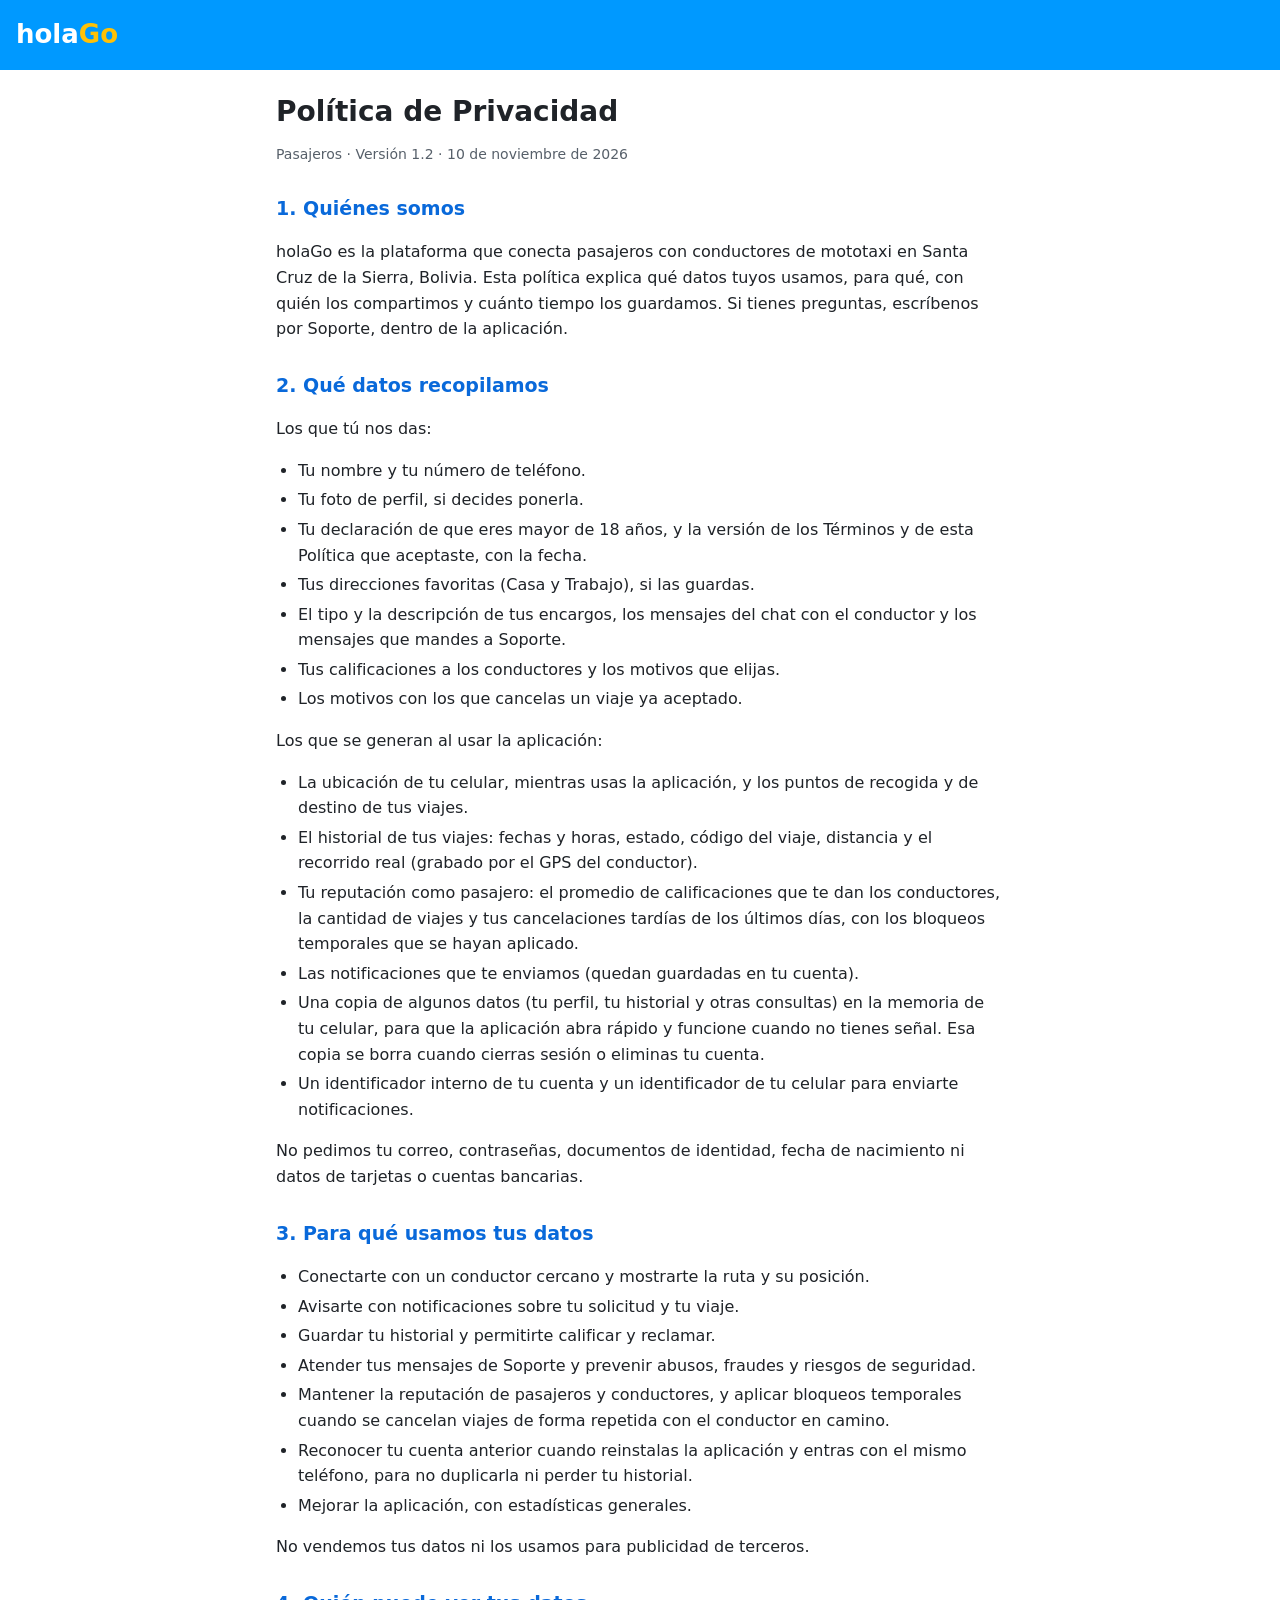
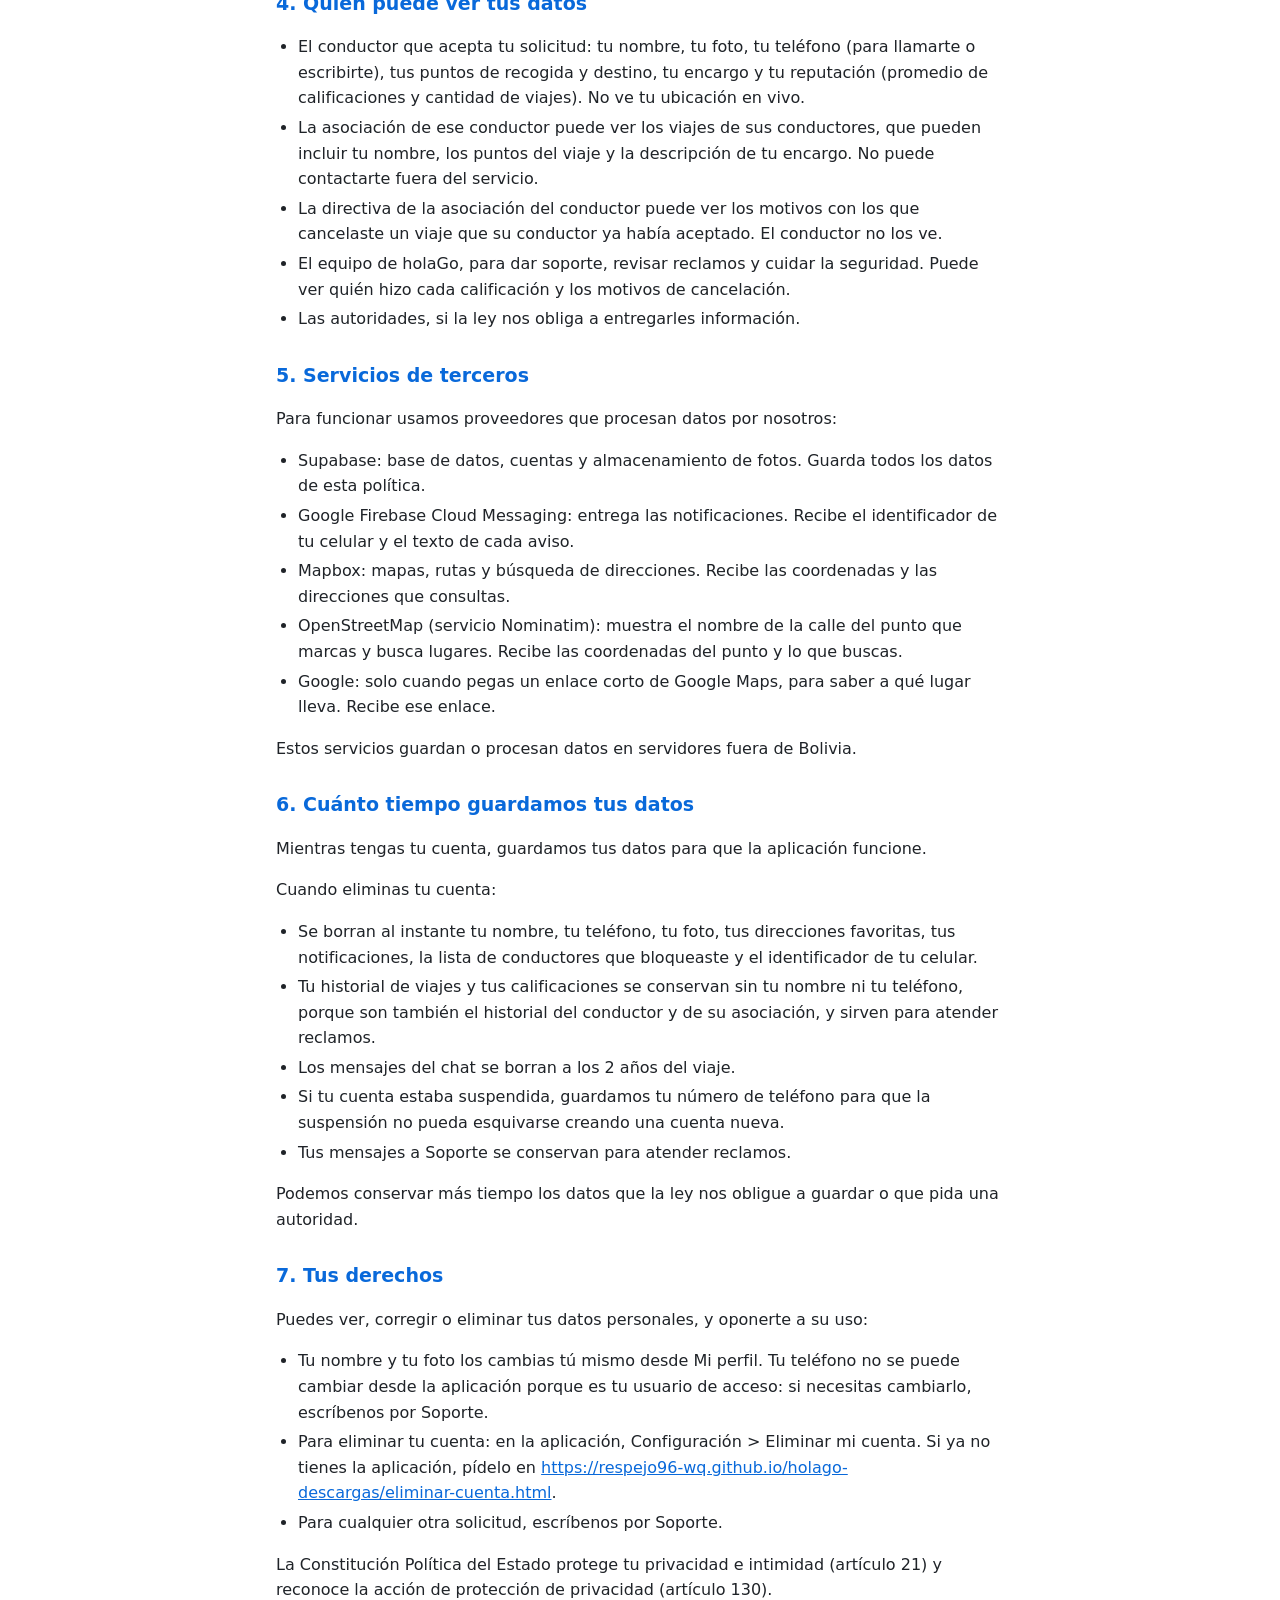
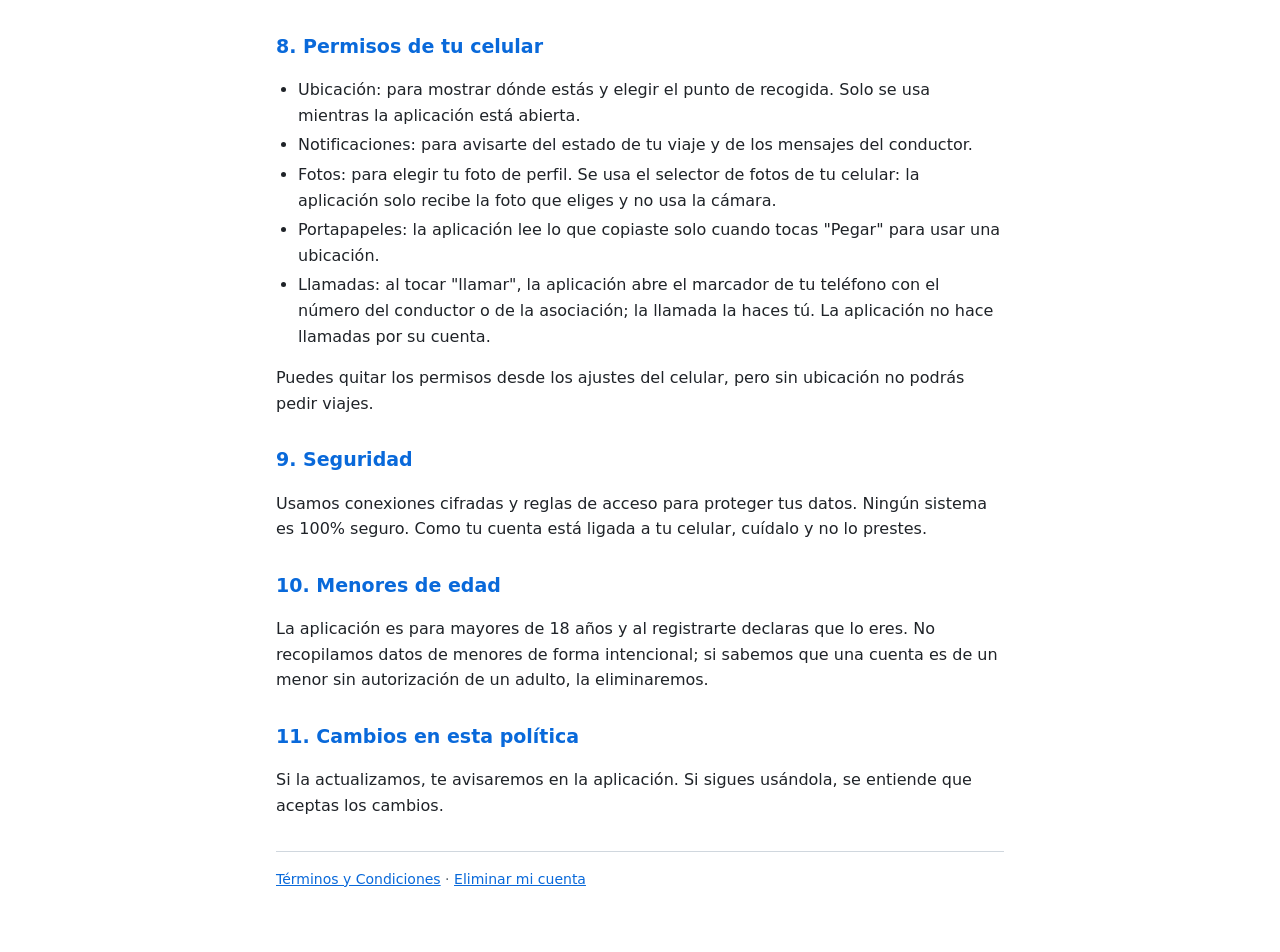
<file: privacidad.html>
<!doctype html>
<html lang="es">
<head>
<meta charset="utf-8">
<meta name="viewport" content="width=device-width, initial-scale=1">
<title>Política de Privacidad · holaGo Pasajeros</title>
<link rel="stylesheet" href="estilo.css">
</head>
<body>
<header><span class="logo">hola<b>Go</b></span></header>
<main>
<h1>Política de Privacidad</h1>
<p class="meta">Pasajeros · Versión 1.2 · 10 de noviembre de 2026</p>
<h2>1. Qui&#233;nes somos</h2>
<p>holaGo es la plataforma que conecta pasajeros con conductores de mototaxi en Santa Cruz de la Sierra, Bolivia. Esta pol&#237;tica explica qu&#233; datos tuyos usamos, para qu&#233;, con qui&#233;n los compartimos y cu&#225;nto tiempo los guardamos. Si tienes preguntas, escr&#237;benos por Soporte, dentro de la aplicaci&#243;n.</p>
<h2>2. Qu&#233; datos recopilamos</h2>
<p>Los que t&#250; nos das:</p>
<ul>
<li>Tu nombre y tu n&#250;mero de tel&#233;fono.</li>
<li>Tu foto de perfil, si decides ponerla.</li>
<li>Tu declaraci&#243;n de que eres mayor de 18 a&#241;os, y la versi&#243;n de los T&#233;rminos y de esta Pol&#237;tica que aceptaste, con la fecha.</li>
<li>Tus direcciones favoritas (Casa y Trabajo), si las guardas.</li>
<li>El tipo y la descripci&#243;n de tus encargos, los mensajes del chat con el conductor y los mensajes que mandes a Soporte.</li>
<li>Tus calificaciones a los conductores y los motivos que elijas.</li>
<li>Los motivos con los que cancelas un viaje ya aceptado.</li>
</ul>
<p>Los que se generan al usar la aplicaci&#243;n:</p>
<ul>
<li>La ubicaci&#243;n de tu celular, mientras usas la aplicaci&#243;n, y los puntos de recogida y de destino de tus viajes.</li>
<li>El historial de tus viajes: fechas y horas, estado, c&#243;digo del viaje, distancia y el recorrido real (grabado por el GPS del conductor).</li>
<li>Tu reputaci&#243;n como pasajero: el promedio de calificaciones que te dan los conductores, la cantidad de viajes y tus cancelaciones tard&#237;as de los &#250;ltimos d&#237;as, con los bloqueos temporales que se hayan aplicado.</li>
<li>Las notificaciones que te enviamos (quedan guardadas en tu cuenta).</li>
<li>Una copia de algunos datos (tu perfil, tu historial y otras consultas) en la memoria de tu celular, para que la aplicaci&#243;n abra r&#225;pido y funcione cuando no tienes se&#241;al. Esa copia se borra cuando cierras sesi&#243;n o eliminas tu cuenta.</li>
<li>Un identificador interno de tu cuenta y un identificador de tu celular para enviarte notificaciones.</li>
</ul>
<p>No pedimos tu correo, contrase&#241;as, documentos de identidad, fecha de nacimiento ni datos de tarjetas o cuentas bancarias.</p>
<h2>3. Para qu&#233; usamos tus datos</h2>
<ul>
<li>Conectarte con un conductor cercano y mostrarte la ruta y su posici&#243;n.</li>
<li>Avisarte con notificaciones sobre tu solicitud y tu viaje.</li>
<li>Guardar tu historial y permitirte calificar y reclamar.</li>
<li>Atender tus mensajes de Soporte y prevenir abusos, fraudes y riesgos de seguridad.</li>
<li>Mantener la reputaci&#243;n de pasajeros y conductores, y aplicar bloqueos temporales cuando se cancelan viajes de forma repetida con el conductor en camino.</li>
<li>Reconocer tu cuenta anterior cuando reinstalas la aplicaci&#243;n y entras con el mismo tel&#233;fono, para no duplicarla ni perder tu historial.</li>
<li>Mejorar la aplicaci&#243;n, con estad&#237;sticas generales.</li>
</ul>
<p>No vendemos tus datos ni los usamos para publicidad de terceros.</p>
<h2>4. Qui&#233;n puede ver tus datos</h2>
<ul>
<li>El conductor que acepta tu solicitud: tu nombre, tu foto, tu tel&#233;fono (para llamarte o escribirte), tus puntos de recogida y destino, tu encargo y tu reputaci&#243;n (promedio de calificaciones y cantidad de viajes). No ve tu ubicaci&#243;n en vivo.</li>
<li>La asociaci&#243;n de ese conductor puede ver los viajes de sus conductores, que pueden incluir tu nombre, los puntos del viaje y la descripci&#243;n de tu encargo. No puede contactarte fuera del servicio.</li>
<li>La directiva de la asociaci&#243;n del conductor puede ver los motivos con los que cancelaste un viaje que su conductor ya hab&#237;a aceptado. El conductor no los ve.</li>
<li>El equipo de holaGo, para dar soporte, revisar reclamos y cuidar la seguridad. Puede ver qui&#233;n hizo cada calificaci&#243;n y los motivos de cancelaci&#243;n.</li>
<li>Las autoridades, si la ley nos obliga a entregarles informaci&#243;n.</li>
</ul>
<h2>5. Servicios de terceros</h2>
<p>Para funcionar usamos proveedores que procesan datos por nosotros:</p>
<ul>
<li>Supabase: base de datos, cuentas y almacenamiento de fotos. Guarda todos los datos de esta pol&#237;tica.</li>
<li>Google Firebase Cloud Messaging: entrega las notificaciones. Recibe el identificador de tu celular y el texto de cada aviso.</li>
<li>Mapbox: mapas, rutas y b&#250;squeda de direcciones. Recibe las coordenadas y las direcciones que consultas.</li>
<li>OpenStreetMap (servicio Nominatim): muestra el nombre de la calle del punto que marcas y busca lugares. Recibe las coordenadas del punto y lo que buscas.</li>
<li>Google: solo cuando pegas un enlace corto de Google Maps, para saber a qu&#233; lugar lleva. Recibe ese enlace.</li>
</ul>
<p>Estos servicios guardan o procesan datos en servidores fuera de Bolivia.</p>
<h2>6. Cu&#225;nto tiempo guardamos tus datos</h2>
<p>Mientras tengas tu cuenta, guardamos tus datos para que la aplicaci&#243;n funcione.</p>
<p>Cuando eliminas tu cuenta:</p>
<ul>
<li>Se borran al instante tu nombre, tu tel&#233;fono, tu foto, tus direcciones favoritas, tus notificaciones, la lista de conductores que bloqueaste y el identificador de tu celular.</li>
<li>Tu historial de viajes y tus calificaciones se conservan sin tu nombre ni tu tel&#233;fono, porque son tambi&#233;n el historial del conductor y de su asociaci&#243;n, y sirven para atender reclamos.</li>
<li>Los mensajes del chat se borran a los 2 a&#241;os del viaje.</li>
<li>Si tu cuenta estaba suspendida, guardamos tu n&#250;mero de tel&#233;fono para que la suspensi&#243;n no pueda esquivarse creando una cuenta nueva.</li>
<li>Tus mensajes a Soporte se conservan para atender reclamos.</li>
</ul>
<p>Podemos conservar m&#225;s tiempo los datos que la ley nos obligue a guardar o que pida una autoridad.</p>
<h2>7. Tus derechos</h2>
<p>Puedes ver, corregir o eliminar tus datos personales, y oponerte a su uso:</p>
<ul>
<li>Tu nombre y tu foto los cambias t&#250; mismo desde Mi perfil. Tu tel&#233;fono no se puede cambiar desde la aplicaci&#243;n porque es tu usuario de acceso: si necesitas cambiarlo, escr&#237;benos por Soporte.</li>
<li>Para eliminar tu cuenta: en la aplicaci&#243;n, Configuraci&#243;n &gt; Eliminar mi cuenta. Si ya no tienes la aplicaci&#243;n, p&#237;delo en <a href="https://respejo96-wq.github.io/holago-descargas/eliminar-cuenta.html">https://respejo96-wq.github.io/holago-descargas/eliminar-cuenta.html</a>.</li>
<li>Para cualquier otra solicitud, escr&#237;benos por Soporte.</li>
</ul>
<p>La Constituci&#243;n Pol&#237;tica del Estado protege tu privacidad e intimidad (art&#237;culo 21) y reconoce la acci&#243;n de protecci&#243;n de privacidad (art&#237;culo 130).</p>
<h2>8. Permisos de tu celular</h2>
<ul>
<li>Ubicaci&#243;n: para mostrar d&#243;nde est&#225;s y elegir el punto de recogida. Solo se usa mientras la aplicaci&#243;n est&#225; abierta.</li>
<li>Notificaciones: para avisarte del estado de tu viaje y de los mensajes del conductor.</li>
<li>Fotos: para elegir tu foto de perfil. Se usa el selector de fotos de tu celular: la aplicaci&#243;n solo recibe la foto que eliges y no usa la c&#225;mara.</li>
<li>Portapapeles: la aplicaci&#243;n lee lo que copiaste solo cuando tocas &quot;Pegar&quot; para usar una ubicaci&#243;n.</li>
<li>Llamadas: al tocar &quot;llamar&quot;, la aplicaci&#243;n abre el marcador de tu tel&#233;fono con el n&#250;mero del conductor o de la asociaci&#243;n; la llamada la haces t&#250;. La aplicaci&#243;n no hace llamadas por su cuenta.</li>
</ul>
<p>Puedes quitar los permisos desde los ajustes del celular, pero sin ubicaci&#243;n no podr&#225;s pedir viajes.</p>
<h2>9. Seguridad</h2>
<p>Usamos conexiones cifradas y reglas de acceso para proteger tus datos. Ning&#250;n sistema es 100% seguro. Como tu cuenta est&#225; ligada a tu celular, cu&#237;dalo y no lo prestes.</p>
<h2>10. Menores de edad</h2>
<p>La aplicaci&#243;n es para mayores de 18 a&#241;os y al registrarte declaras que lo eres. No recopilamos datos de menores de forma intencional; si sabemos que una cuenta es de un menor sin autorizaci&#243;n de un adulto, la eliminaremos.</p>
<h2>11. Cambios en esta pol&#237;tica</h2>
<p>Si la actualizamos, te avisaremos en la aplicaci&#243;n. Si sigues us&#225;ndola, se entiende que aceptas los cambios.</p>

<hr>
<p class="pie"><a href="terminos.html">Términos y Condiciones</a> · <a href="eliminar-cuenta.html">Eliminar mi cuenta</a></p>
</main>
</body>
</html>
</file>
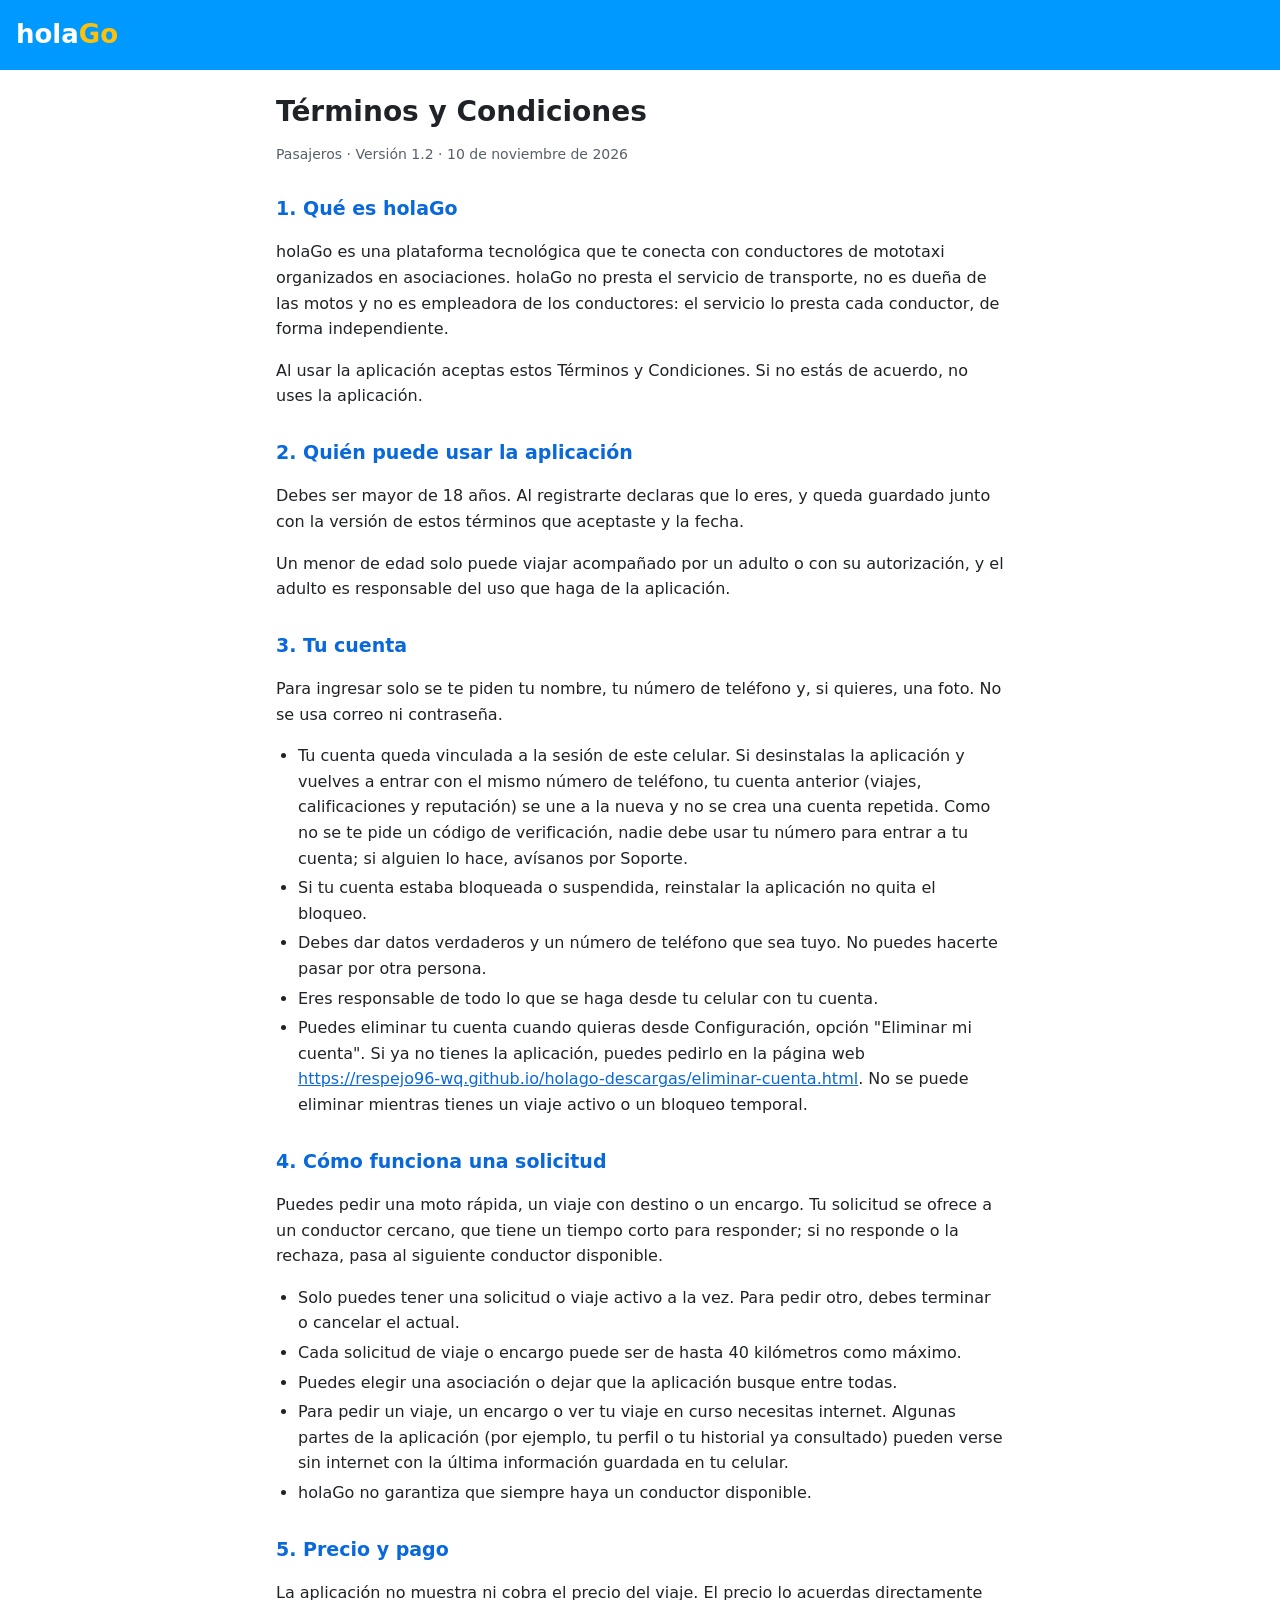
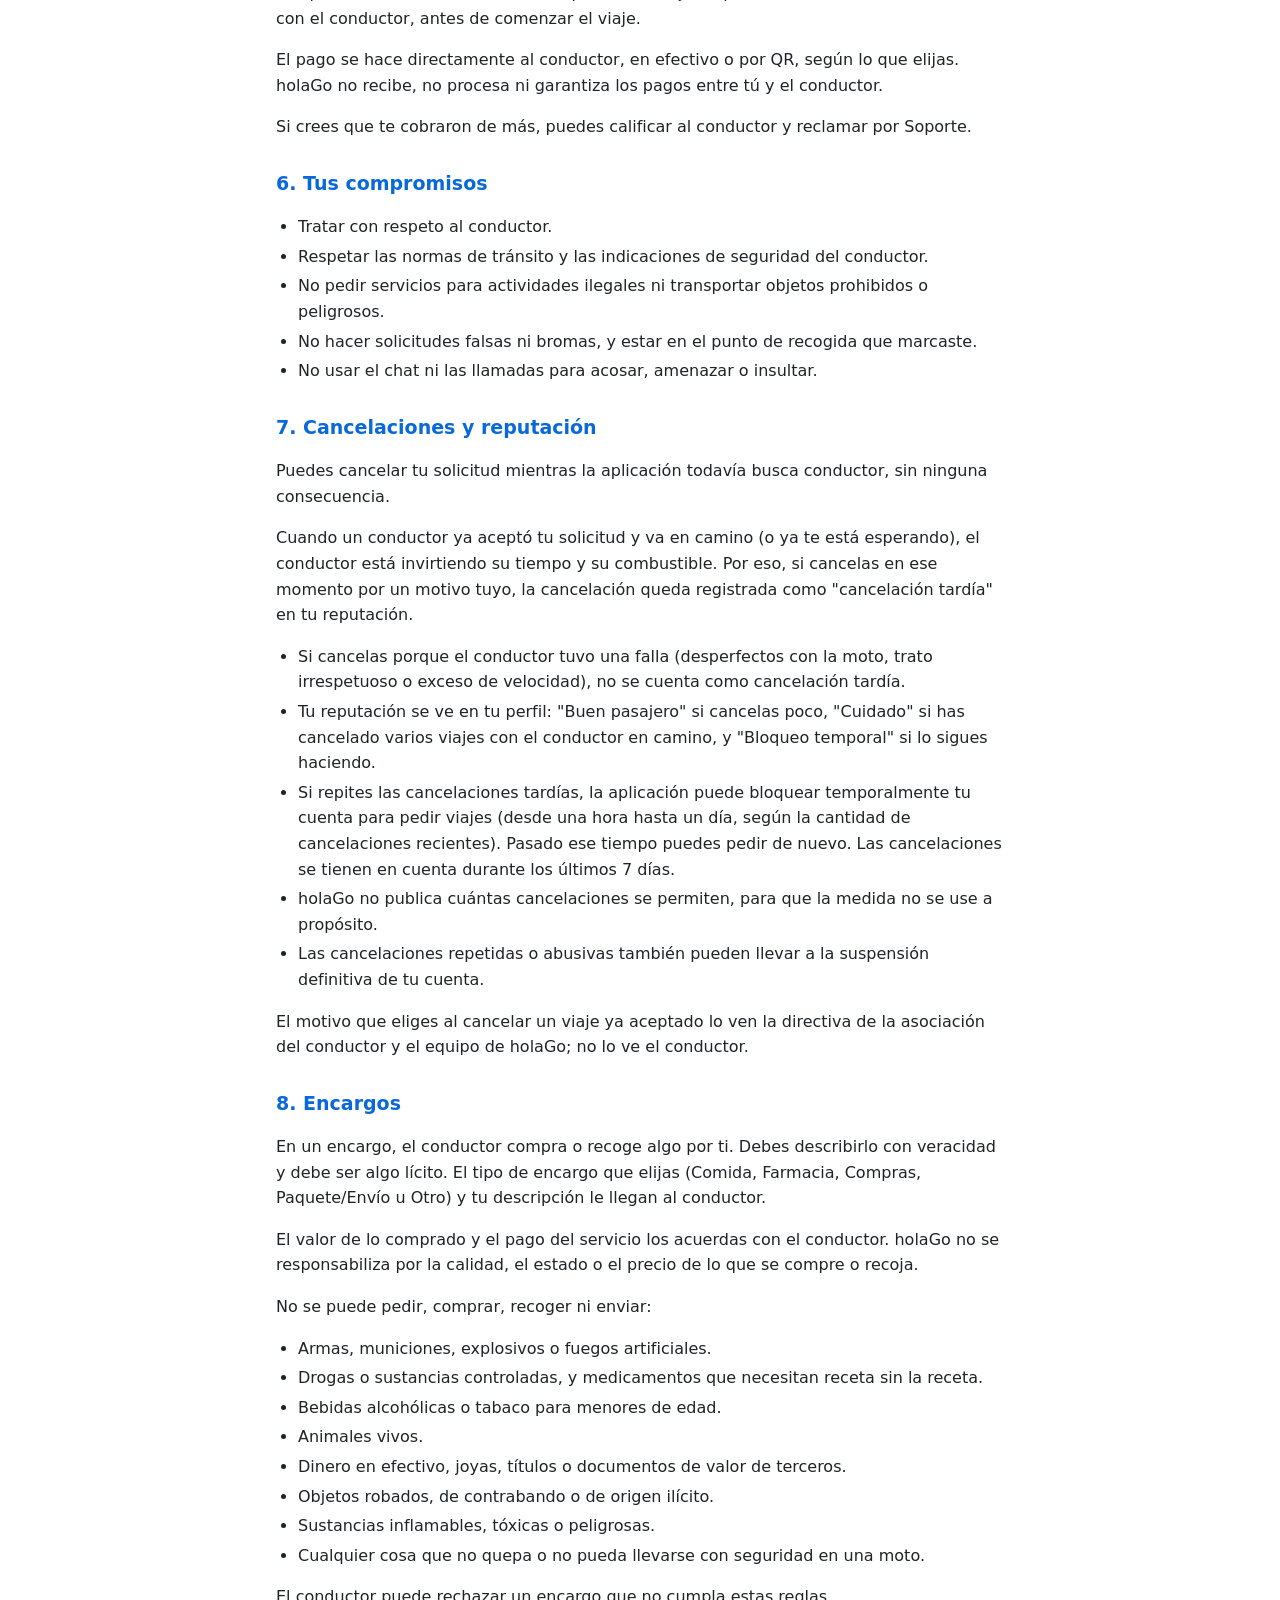
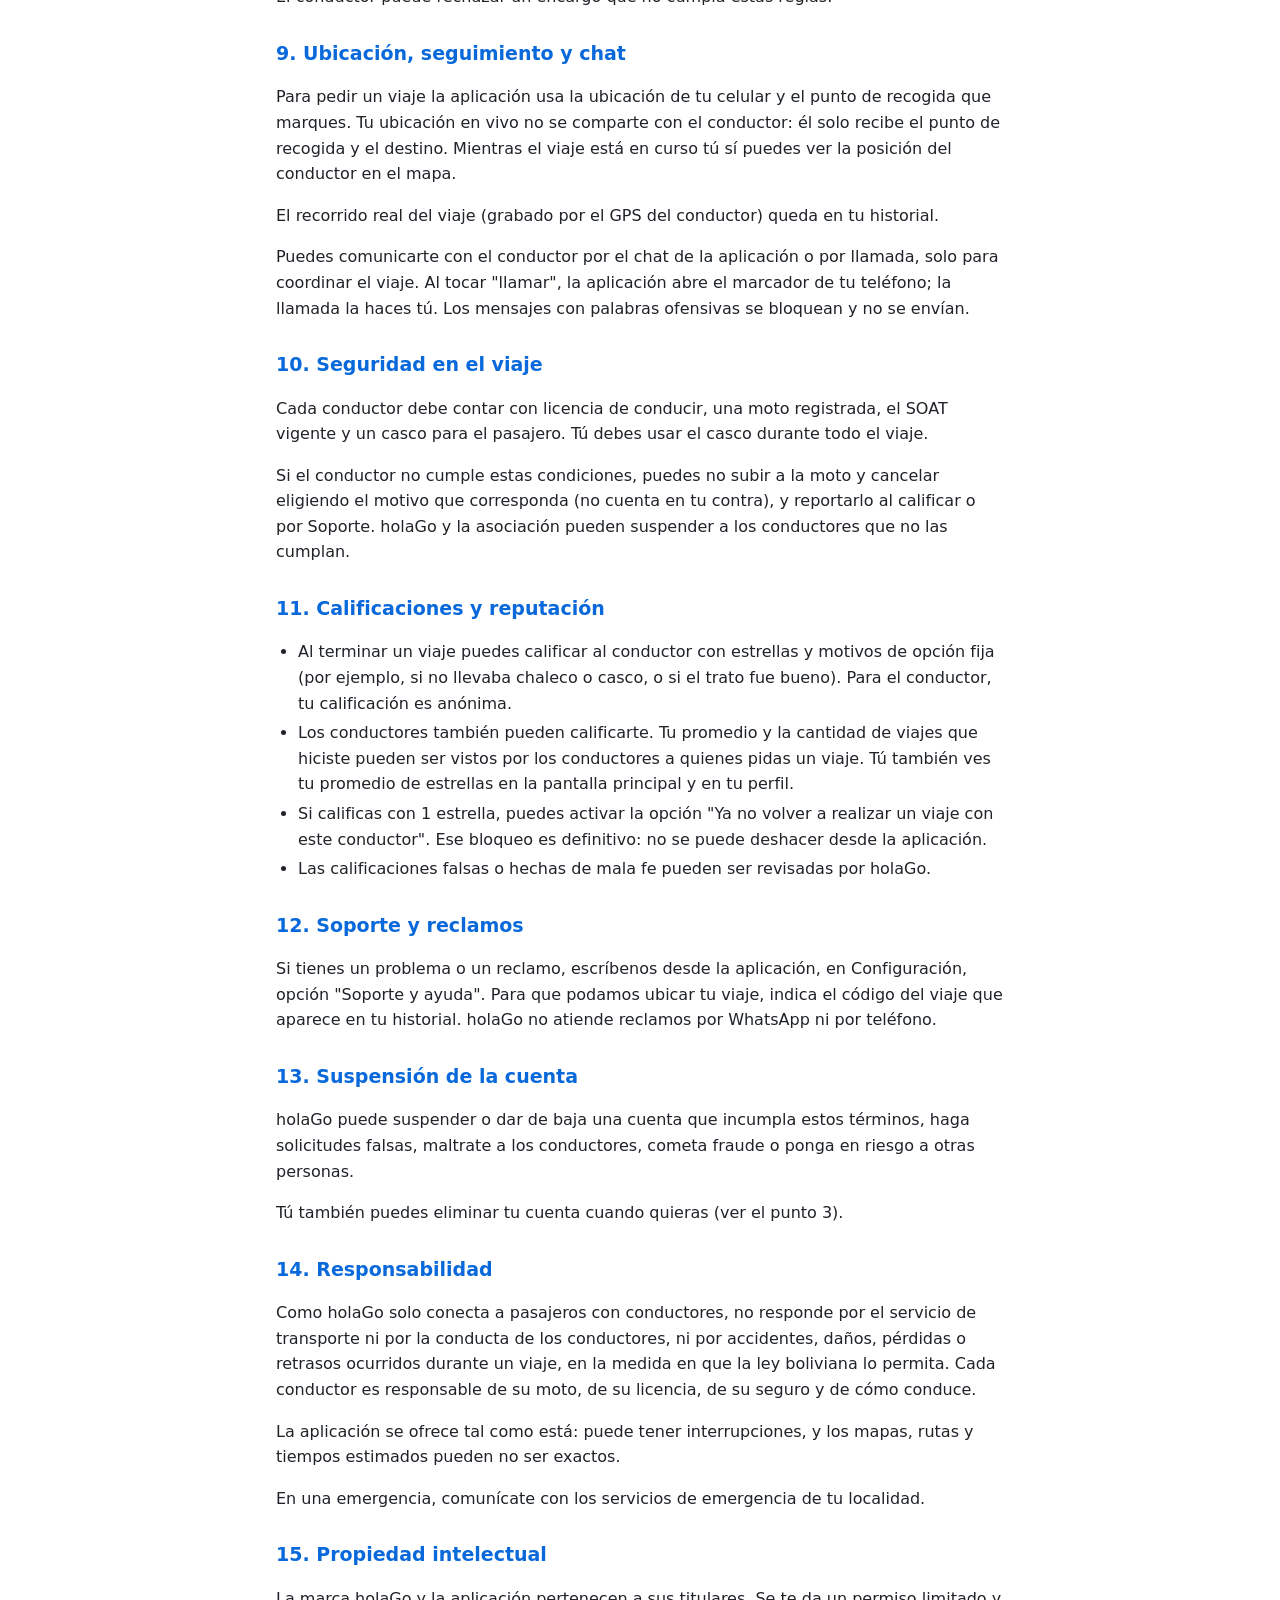
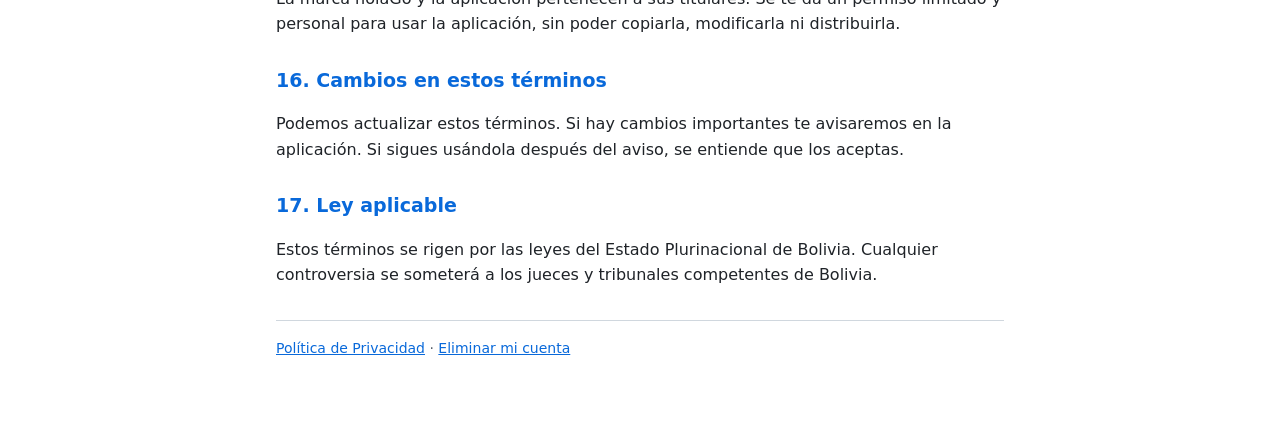
<file: terminos.html>
<!doctype html>
<html lang="es">
<head>
<meta charset="utf-8">
<meta name="viewport" content="width=device-width, initial-scale=1">
<title>Términos y Condiciones · holaGo Pasajeros</title>
<link rel="stylesheet" href="estilo.css">
</head>
<body>
<header><span class="logo">hola<b>Go</b></span></header>
<main>
<h1>Términos y Condiciones</h1>
<p class="meta">Pasajeros · Versión 1.2 · 10 de noviembre de 2026</p>
<h2>1. Qu&#233; es holaGo</h2>
<p>holaGo es una plataforma tecnol&#243;gica que te conecta con conductores de mototaxi organizados en asociaciones. holaGo no presta el servicio de transporte, no es due&#241;a de las motos y no es empleadora de los conductores: el servicio lo presta cada conductor, de forma independiente.</p>
<p>Al usar la aplicaci&#243;n aceptas estos T&#233;rminos y Condiciones. Si no est&#225;s de acuerdo, no uses la aplicaci&#243;n.</p>
<h2>2. Qui&#233;n puede usar la aplicaci&#243;n</h2>
<p>Debes ser mayor de 18 a&#241;os. Al registrarte declaras que lo eres, y queda guardado junto con la versi&#243;n de estos t&#233;rminos que aceptaste y la fecha.</p>
<p>Un menor de edad solo puede viajar acompa&#241;ado por un adulto o con su autorizaci&#243;n, y el adulto es responsable del uso que haga de la aplicaci&#243;n.</p>
<h2>3. Tu cuenta</h2>
<p>Para ingresar solo se te piden tu nombre, tu n&#250;mero de tel&#233;fono y, si quieres, una foto. No se usa correo ni contrase&#241;a.</p>
<ul>
<li>Tu cuenta queda vinculada a la sesi&#243;n de este celular. Si desinstalas la aplicaci&#243;n y vuelves a entrar con el mismo n&#250;mero de tel&#233;fono, tu cuenta anterior (viajes, calificaciones y reputaci&#243;n) se une a la nueva y no se crea una cuenta repetida. Como no se te pide un c&#243;digo de verificaci&#243;n, nadie debe usar tu n&#250;mero para entrar a tu cuenta; si alguien lo hace, av&#237;sanos por Soporte.</li>
<li>Si tu cuenta estaba bloqueada o suspendida, reinstalar la aplicaci&#243;n no quita el bloqueo.</li>
<li>Debes dar datos verdaderos y un n&#250;mero de tel&#233;fono que sea tuyo. No puedes hacerte pasar por otra persona.</li>
<li>Eres responsable de todo lo que se haga desde tu celular con tu cuenta.</li>
<li>Puedes eliminar tu cuenta cuando quieras desde Configuraci&#243;n, opci&#243;n &quot;Eliminar mi cuenta&quot;. Si ya no tienes la aplicaci&#243;n, puedes pedirlo en la p&#225;gina web <a href="https://respejo96-wq.github.io/holago-descargas/eliminar-cuenta.html">https://respejo96-wq.github.io/holago-descargas/eliminar-cuenta.html</a>. No se puede eliminar mientras tienes un viaje activo o un bloqueo temporal.</li>
</ul>
<h2>4. C&#243;mo funciona una solicitud</h2>
<p>Puedes pedir una moto r&#225;pida, un viaje con destino o un encargo. Tu solicitud se ofrece a un conductor cercano, que tiene un tiempo corto para responder; si no responde o la rechaza, pasa al siguiente conductor disponible.</p>
<ul>
<li>Solo puedes tener una solicitud o viaje activo a la vez. Para pedir otro, debes terminar o cancelar el actual.</li>
<li>Cada solicitud de viaje o encargo puede ser de hasta 40 kil&#243;metros como m&#225;ximo.</li>
<li>Puedes elegir una asociaci&#243;n o dejar que la aplicaci&#243;n busque entre todas.</li>
<li>Para pedir un viaje, un encargo o ver tu viaje en curso necesitas internet. Algunas partes de la aplicaci&#243;n (por ejemplo, tu perfil o tu historial ya consultado) pueden verse sin internet con la &#250;ltima informaci&#243;n guardada en tu celular.</li>
<li>holaGo no garantiza que siempre haya un conductor disponible.</li>
</ul>
<h2>5. Precio y pago</h2>
<p>La aplicaci&#243;n no muestra ni cobra el precio del viaje. El precio lo acuerdas directamente con el conductor, antes de comenzar el viaje.</p>
<p>El pago se hace directamente al conductor, en efectivo o por QR, seg&#250;n lo que elijas. holaGo no recibe, no procesa ni garantiza los pagos entre t&#250; y el conductor.</p>
<p>Si crees que te cobraron de m&#225;s, puedes calificar al conductor y reclamar por Soporte.</p>
<h2>6. Tus compromisos</h2>
<ul>
<li>Tratar con respeto al conductor.</li>
<li>Respetar las normas de tr&#225;nsito y las indicaciones de seguridad del conductor.</li>
<li>No pedir servicios para actividades ilegales ni transportar objetos prohibidos o peligrosos.</li>
<li>No hacer solicitudes falsas ni bromas, y estar en el punto de recogida que marcaste.</li>
<li>No usar el chat ni las llamadas para acosar, amenazar o insultar.</li>
</ul>
<h2>7. Cancelaciones y reputaci&#243;n</h2>
<p>Puedes cancelar tu solicitud mientras la aplicaci&#243;n todav&#237;a busca conductor, sin ninguna consecuencia.</p>
<p>Cuando un conductor ya acept&#243; tu solicitud y va en camino (o ya te est&#225; esperando), el conductor est&#225; invirtiendo su tiempo y su combustible. Por eso, si cancelas en ese momento por un motivo tuyo, la cancelaci&#243;n queda registrada como &quot;cancelaci&#243;n tard&#237;a&quot; en tu reputaci&#243;n.</p>
<ul>
<li>Si cancelas porque el conductor tuvo una falla (desperfectos con la moto, trato irrespetuoso o exceso de velocidad), no se cuenta como cancelaci&#243;n tard&#237;a.</li>
<li>Tu reputaci&#243;n se ve en tu perfil: &quot;Buen pasajero&quot; si cancelas poco, &quot;Cuidado&quot; si has cancelado varios viajes con el conductor en camino, y &quot;Bloqueo temporal&quot; si lo sigues haciendo.</li>
<li>Si repites las cancelaciones tard&#237;as, la aplicaci&#243;n puede bloquear temporalmente tu cuenta para pedir viajes (desde una hora hasta un d&#237;a, seg&#250;n la cantidad de cancelaciones recientes). Pasado ese tiempo puedes pedir de nuevo. Las cancelaciones se tienen en cuenta durante los &#250;ltimos 7 d&#237;as.</li>
<li>holaGo no publica cu&#225;ntas cancelaciones se permiten, para que la medida no se use a prop&#243;sito.</li>
<li>Las cancelaciones repetidas o abusivas tambi&#233;n pueden llevar a la suspensi&#243;n definitiva de tu cuenta.</li>
</ul>
<p>El motivo que eliges al cancelar un viaje ya aceptado lo ven la directiva de la asociaci&#243;n del conductor y el equipo de holaGo; no lo ve el conductor.</p>
<h2>8. Encargos</h2>
<p>En un encargo, el conductor compra o recoge algo por ti. Debes describirlo con veracidad y debe ser algo l&#237;cito. El tipo de encargo que elijas (Comida, Farmacia, Compras, Paquete/Env&#237;o u Otro) y tu descripci&#243;n le llegan al conductor.</p>
<p>El valor de lo comprado y el pago del servicio los acuerdas con el conductor. holaGo no se responsabiliza por la calidad, el estado o el precio de lo que se compre o recoja.</p>
<p>No se puede pedir, comprar, recoger ni enviar:</p>
<ul>
<li>Armas, municiones, explosivos o fuegos artificiales.</li>
<li>Drogas o sustancias controladas, y medicamentos que necesitan receta sin la receta.</li>
<li>Bebidas alcoh&#243;licas o tabaco para menores de edad.</li>
<li>Animales vivos.</li>
<li>Dinero en efectivo, joyas, t&#237;tulos o documentos de valor de terceros.</li>
<li>Objetos robados, de contrabando o de origen il&#237;cito.</li>
<li>Sustancias inflamables, t&#243;xicas o peligrosas.</li>
<li>Cualquier cosa que no quepa o no pueda llevarse con seguridad en una moto.</li>
</ul>
<p>El conductor puede rechazar un encargo que no cumpla estas reglas.</p>
<h2>9. Ubicaci&#243;n, seguimiento y chat</h2>
<p>Para pedir un viaje la aplicaci&#243;n usa la ubicaci&#243;n de tu celular y el punto de recogida que marques. Tu ubicaci&#243;n en vivo no se comparte con el conductor: &#233;l solo recibe el punto de recogida y el destino. Mientras el viaje est&#225; en curso t&#250; s&#237; puedes ver la posici&#243;n del conductor en el mapa.</p>
<p>El recorrido real del viaje (grabado por el GPS del conductor) queda en tu historial.</p>
<p>Puedes comunicarte con el conductor por el chat de la aplicaci&#243;n o por llamada, solo para coordinar el viaje. Al tocar &quot;llamar&quot;, la aplicaci&#243;n abre el marcador de tu tel&#233;fono; la llamada la haces t&#250;. Los mensajes con palabras ofensivas se bloquean y no se env&#237;an.</p>
<h2>10. Seguridad en el viaje</h2>
<p>Cada conductor debe contar con licencia de conducir, una moto registrada, el SOAT vigente y un casco para el pasajero. T&#250; debes usar el casco durante todo el viaje.</p>
<p>Si el conductor no cumple estas condiciones, puedes no subir a la moto y cancelar eligiendo el motivo que corresponda (no cuenta en tu contra), y reportarlo al calificar o por Soporte. holaGo y la asociaci&#243;n pueden suspender a los conductores que no las cumplan.</p>
<h2>11. Calificaciones y reputaci&#243;n</h2>
<ul>
<li>Al terminar un viaje puedes calificar al conductor con estrellas y motivos de opci&#243;n fija (por ejemplo, si no llevaba chaleco o casco, o si el trato fue bueno). Para el conductor, tu calificaci&#243;n es an&#243;nima.</li>
<li>Los conductores tambi&#233;n pueden calificarte. Tu promedio y la cantidad de viajes que hiciste pueden ser vistos por los conductores a quienes pidas un viaje. T&#250; tambi&#233;n ves tu promedio de estrellas en la pantalla principal y en tu perfil.</li>
<li>Si calificas con 1 estrella, puedes activar la opci&#243;n &quot;Ya no volver a realizar un viaje con este conductor&quot;. Ese bloqueo es definitivo: no se puede deshacer desde la aplicaci&#243;n.</li>
<li>Las calificaciones falsas o hechas de mala fe pueden ser revisadas por holaGo.</li>
</ul>
<h2>12. Soporte y reclamos</h2>
<p>Si tienes un problema o un reclamo, escr&#237;benos desde la aplicaci&#243;n, en Configuraci&#243;n, opci&#243;n &quot;Soporte y ayuda&quot;. Para que podamos ubicar tu viaje, indica el c&#243;digo del viaje que aparece en tu historial. holaGo no atiende reclamos por WhatsApp ni por tel&#233;fono.</p>
<h2>13. Suspensi&#243;n de la cuenta</h2>
<p>holaGo puede suspender o dar de baja una cuenta que incumpla estos t&#233;rminos, haga solicitudes falsas, maltrate a los conductores, cometa fraude o ponga en riesgo a otras personas.</p>
<p>T&#250; tambi&#233;n puedes eliminar tu cuenta cuando quieras (ver el punto 3).</p>
<h2>14. Responsabilidad</h2>
<p>Como holaGo solo conecta a pasajeros con conductores, no responde por el servicio de transporte ni por la conducta de los conductores, ni por accidentes, da&#241;os, p&#233;rdidas o retrasos ocurridos durante un viaje, en la medida en que la ley boliviana lo permita. Cada conductor es responsable de su moto, de su licencia, de su seguro y de c&#243;mo conduce.</p>
<p>La aplicaci&#243;n se ofrece tal como est&#225;: puede tener interrupciones, y los mapas, rutas y tiempos estimados pueden no ser exactos.</p>
<p>En una emergencia, comun&#237;cate con los servicios de emergencia de tu localidad.</p>
<h2>15. Propiedad intelectual</h2>
<p>La marca holaGo y la aplicaci&#243;n pertenecen a sus titulares. Se te da un permiso limitado y personal para usar la aplicaci&#243;n, sin poder copiarla, modificarla ni distribuirla.</p>
<h2>16. Cambios en estos t&#233;rminos</h2>
<p>Podemos actualizar estos t&#233;rminos. Si hay cambios importantes te avisaremos en la aplicaci&#243;n. Si sigues us&#225;ndola despu&#233;s del aviso, se entiende que los aceptas.</p>
<h2>17. Ley aplicable</h2>
<p>Estos t&#233;rminos se rigen por las leyes del Estado Plurinacional de Bolivia. Cualquier controversia se someter&#225; a los jueces y tribunales competentes de Bolivia.</p>

<hr>
<p class="pie"><a href="privacidad.html">Política de Privacidad</a> · <a href="eliminar-cuenta.html">Eliminar mi cuenta</a></p>
</main>
</body>
</html>
</file>
<file: estilo.css>
:root {
  --fondo: #ffffff;
  --texto: #1f2328;
  --suave: #57606a;
  --azul: #0969da;
  --amarillo: #f2b705;
  --borde: #d0d7de;
  --caja: #f6f8fa;
  --rojo: #cf222e;
}
@media (prefers-color-scheme: dark) {
  :root {
    --fondo: #0d1117;
    --texto: #e6edf3;
    --suave: #9198a1;
    --azul: #4493f8;
    --borde: #30363d;
    --caja: #161b22;
    --rojo: #f85149;
  }
}
* { box-sizing: border-box; }
body {
  margin: 0;
  background: var(--fondo);
  color: var(--texto);
  font: 16px/1.6 system-ui, -apple-system, "Segoe UI", Roboto, Arial, sans-serif;
}
header { background: #0099ff; padding: 14px 16px; }
.logo { color: #fff; font-weight: 800; font-size: 26px; }
.logo b { color: #ffc107; }
main { max-width: 760px; margin: 0 auto; padding: 24px 16px 48px; }
h1 { font-size: 28px; line-height: 1.25; margin: 0 0 4px; }
h2 { font-size: 19px; margin: 28px 0 8px; color: var(--azul); }
.meta, .pie { color: var(--suave); font-size: 14px; }
a { color: var(--azul); overflow-wrap: anywhere; }
ul { padding-left: 22px; }
li { margin-bottom: 4px; }
hr { border: 0; border-top: 1px solid var(--borde); margin: 32px 0 16px; }
.caja { background: var(--caja); border: 1px solid var(--borde); border-radius: 10px; padding: 16px; margin: 16px 0; }
label { display: block; font-weight: 600; margin: 14px 0 6px; }
h3 { font-size: 16px; margin: 18px 0 4px; }
input, textarea, select {
  width: 100%; padding: 10px 12px; font: inherit; color: var(--texto);
  background: var(--fondo); border: 1px solid var(--borde); border-radius: 8px;
}
textarea { min-height: 90px; resize: vertical; }
button {
  margin-top: 18px; width: 100%; padding: 12px; font: inherit; font-weight: 700;
  color: #fff; background: var(--rojo); border: 0; border-radius: 8px; cursor: pointer;
}
button:disabled { opacity: .6; cursor: wait; }
.ok { color: #1a7f37; font-weight: 600; }
.error { color: var(--rojo); font-weight: 600; }
</file>
